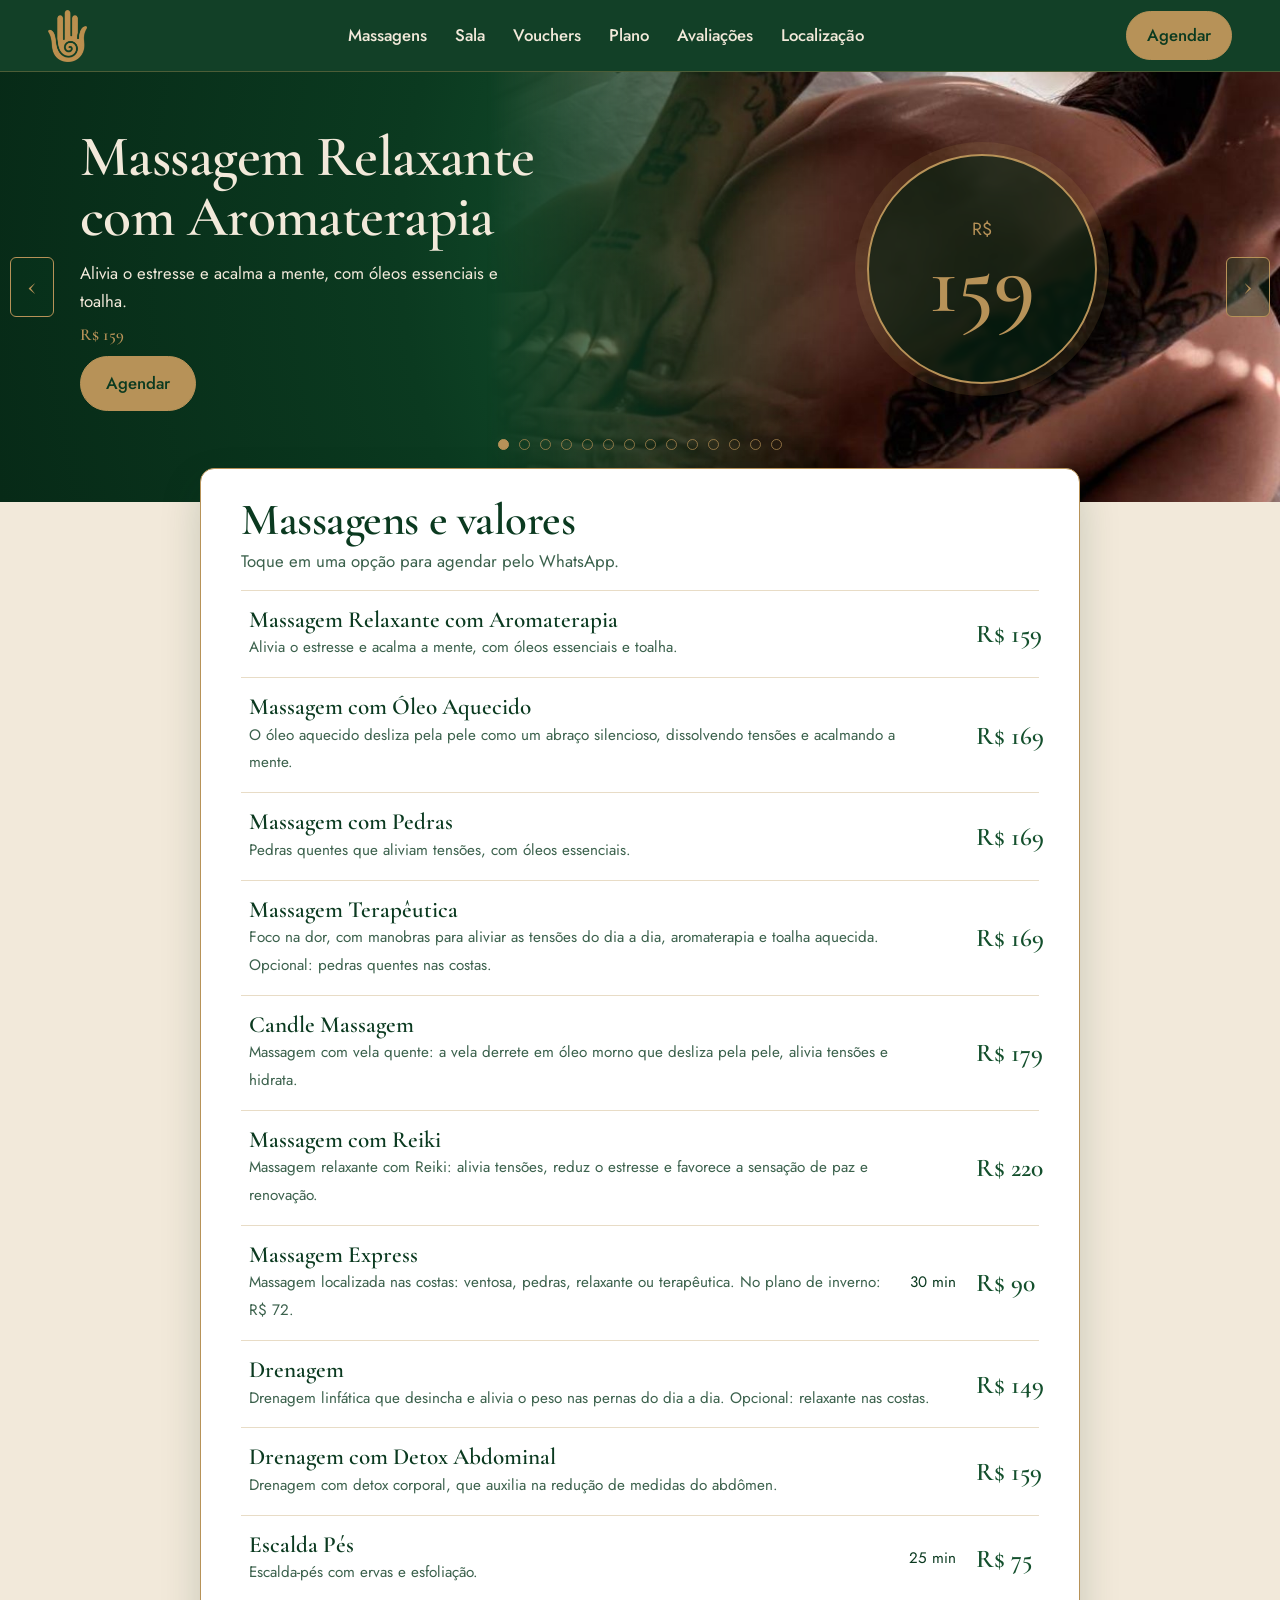
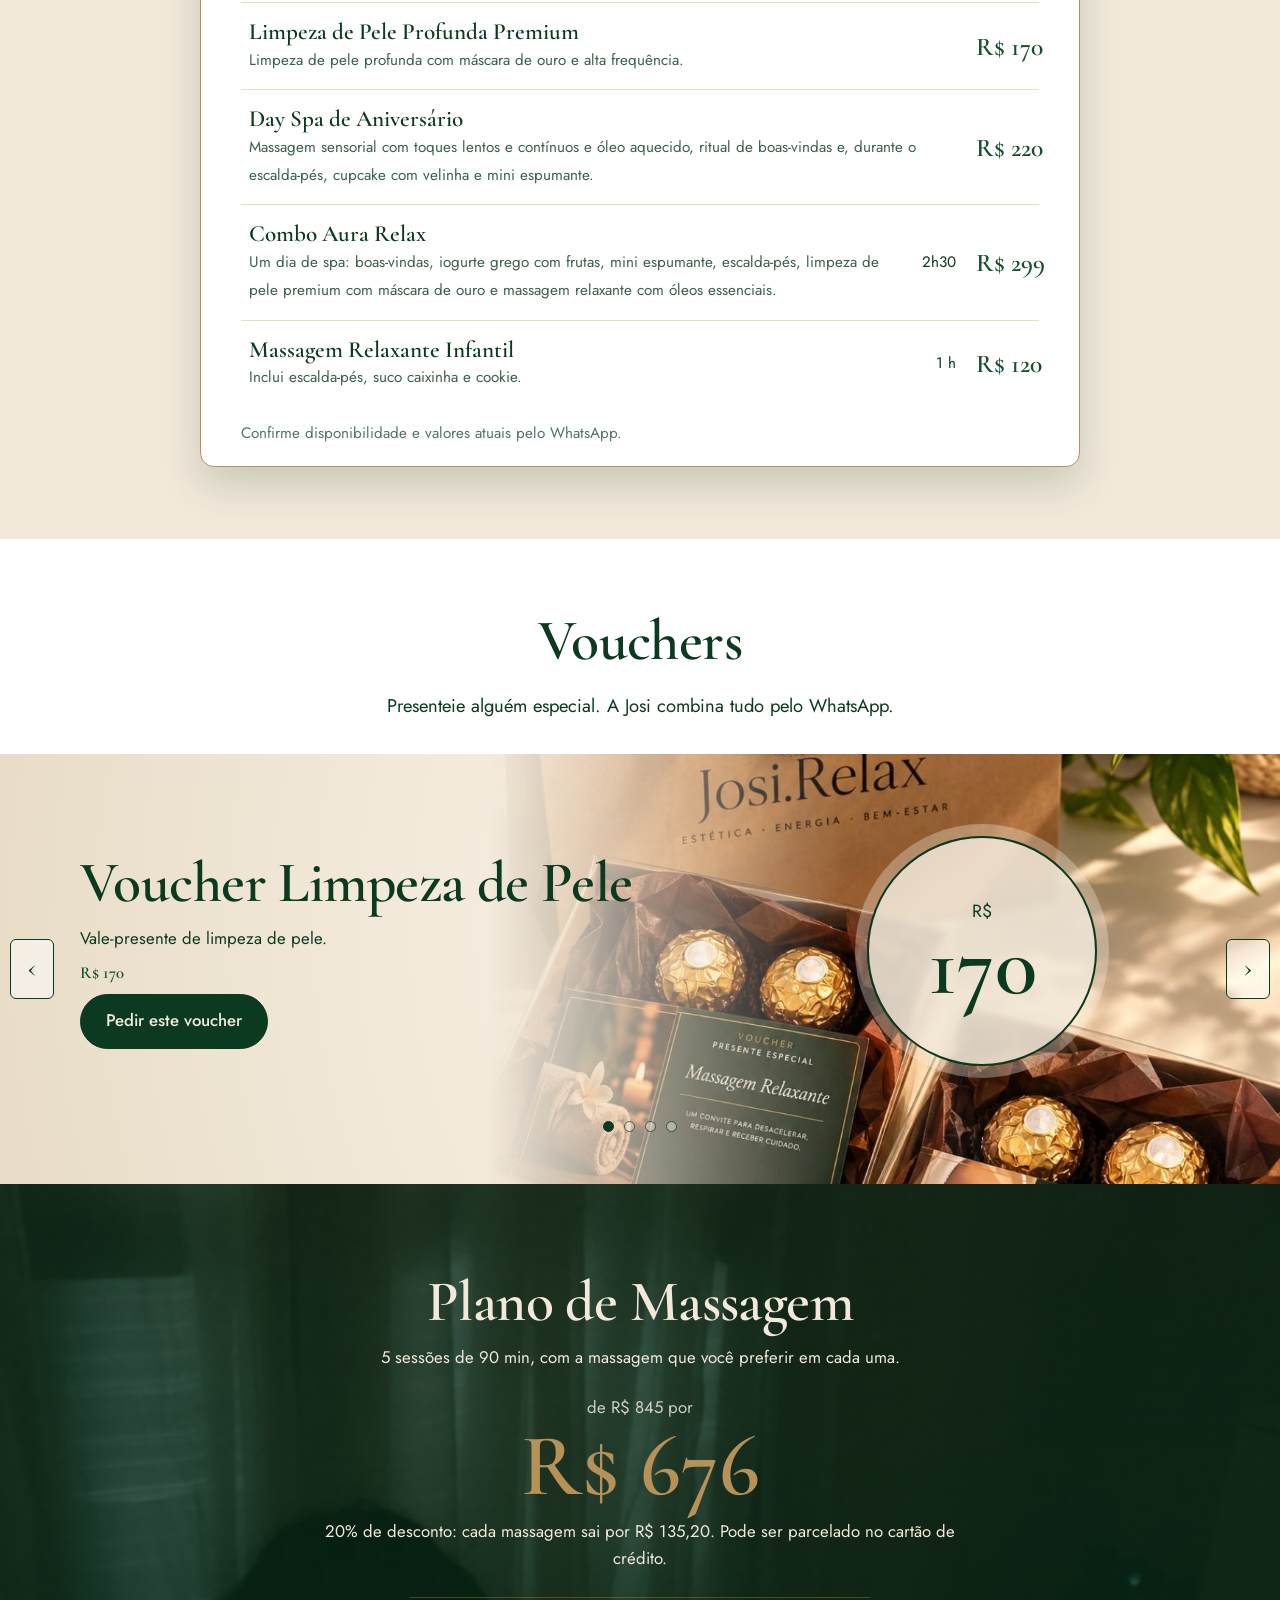
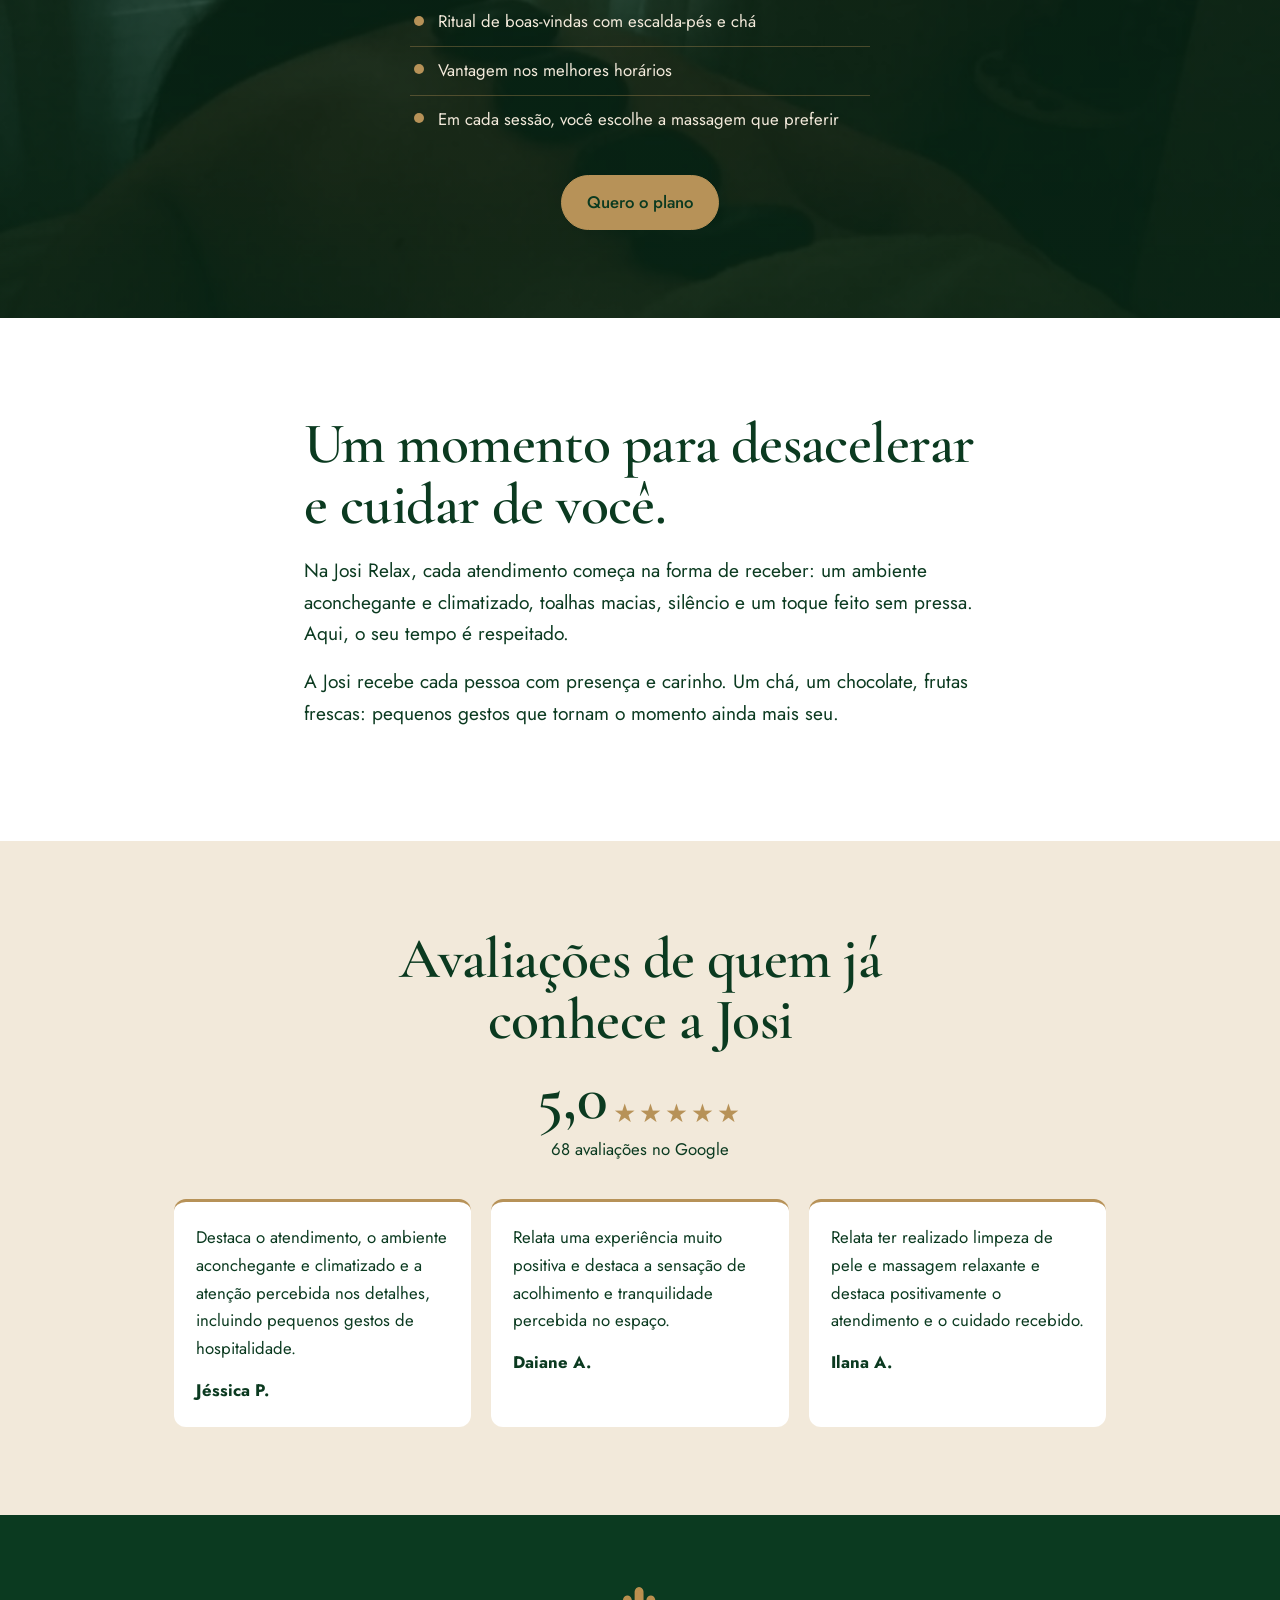
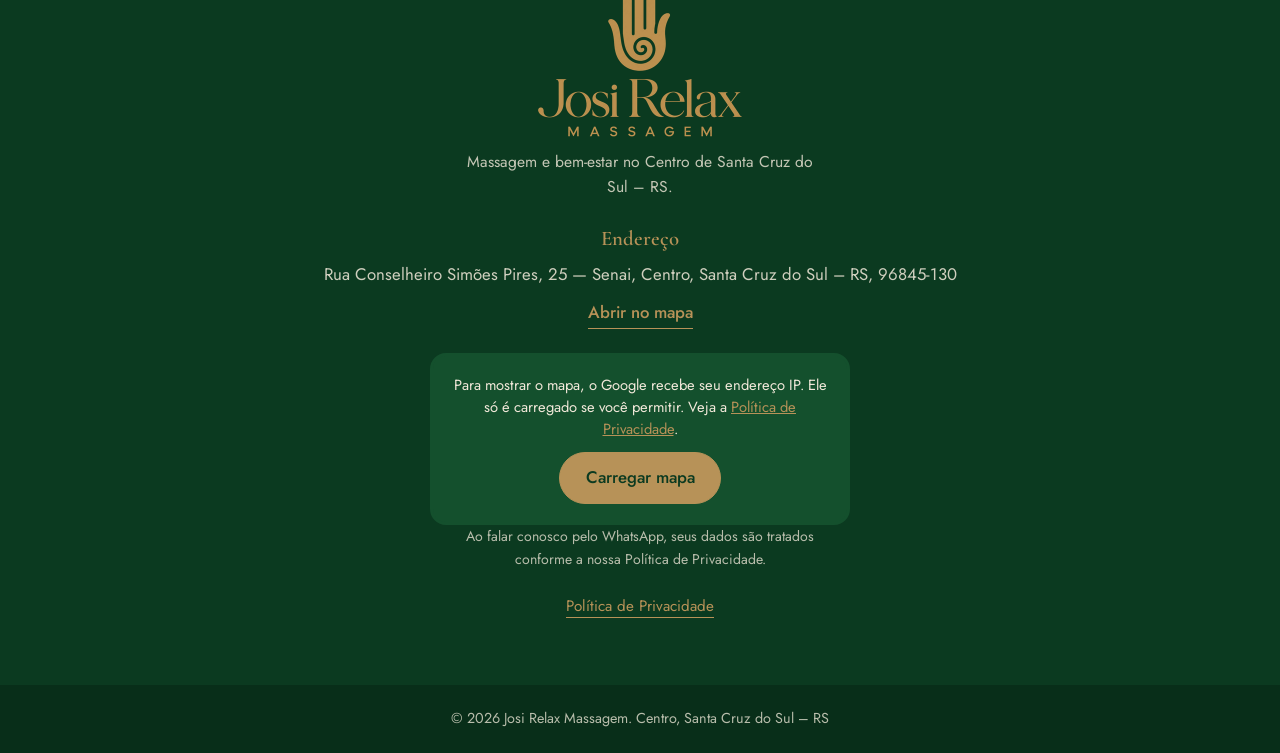
<file: index.html>
<!DOCTYPE html>
<html lang="pt-BR">
<head>
<meta charset="utf-8">
<meta name="viewport" content="width=device-width, initial-scale=1">
<title>Josi Relax Massagem — Massagem e bem-estar em Santa Cruz do Sul</title>
<meta name="description" content="Massagem relaxante, pedras mornas, drenagem linfática e vale-presente no Centro de Santa Cruz do Sul – RS.">
<link rel="icon" href="assets/logo-icone.png">
<link rel="preconnect" href="https://fonts.googleapis.com"><link rel="preconnect" href="https://fonts.gstatic.com" crossorigin>
<link href="https://fonts.googleapis.com/css2?family=Cormorant+Garamond:wght@500;600&family=Jost:wght@400;500&display=swap" rel="stylesheet">
<link rel="stylesheet" href="style.css">
</head>
<body>
<header class="top">
  <a class="brand lockup" href="#inicio" aria-label="Josi Relax Massagem, início"><img src="assets/logo-palma.png" alt="Josi Relax Massagem" width="42" height="56"></a>
  <nav aria-label="Principal"><a href="#servicos">Massagens</a><a href="sala.html">Sala</a><a href="#vouchers">Vouchers</a><a href="#plano">Plano</a><a href="#avaliacoes">Avaliações</a><a href="#local">Localização</a></nav>
  <a class="btn ouro" data-msg="Olá, Josi! Gostaria de agendar um horário." href="https://wa.me/5551998622431">Agendar</a>
  <button class="hamb" id="hambBtn" type="button" aria-label="Abrir menu" aria-expanded="false" aria-controls="mobileNav"><span></span><span></span><span></span></button>
</header>

<div class="mnav-backdrop" id="mnavBackdrop" hidden></div>
<nav class="mnav" id="mobileNav" aria-label="Menu" hidden>
  <div class="mnav-head">
    <a class="brand lockup" href="#inicio" aria-label="Josi Relax Massagem, início"><img src="assets/logo-palma.png" alt="Josi Relax Massagem" width="42" height="56"></a>
    <button class="mnav-close" id="mnavClose" type="button" aria-label="Fechar menu">&times;</button>
  </div>
  <a href="#servicos">Massagens</a>
  <a href="sala.html">Sala</a>
  <a href="#vouchers">Vouchers</a>
  <a href="#avaliacoes">Avaliações</a>
  <a href="#local">Localização</a>
  <a class="btn ouro" data-msg="Olá, Josi! Gostaria de agendar um horário." href="https://wa.me/5551998622431">Agendar pelo WhatsApp</a>
</nav>

<main id="inicio">
<!-- Para usar fotos: adicione style="--img:url(assets/foto.jpg)" em qualquer <article class="slide"> -->
<section class="carousel" id="massagens" data-carousel tabindex="0" aria-roledescription="carrossel" aria-label="Massagens"><div class="track"><article class="slide foto" style="--img:url(assets/massagens/aromaterapia.jpg);--pos:center 40%;--g:radial-gradient(circle at 78% 40%,#1d6b3d,#0b3a20 58%,#072a17)"><div class="ring"><small>R$</small><b>159</b></div><div class="txt"><h2>Massagem Relaxante com Aromaterapia</h2><p>Alivia o estresse e acalma a mente, com óleos essenciais e toalha.</p><p class="preco">R$ 159</p><a class="btn ouro" data-msg="Olá, Josi! Gostaria de agendar: Massagem Relaxante com Aromaterapia." href="https://wa.me/5551998622431">Agendar</a></div></article>
<article class="slide foto" style="--img:url(assets/massagens/oleo.jpg);--pos:center 40%;--g:radial-gradient(circle at 78% 40%,#206f40,#0b3a20 58%,#072a17)"><div class="ring"><small>R$</small><b>169</b></div><div class="txt"><h2>Massagem com Óleo Aquecido</h2><p>O óleo aquecido desliza pela pele como um abraço silencioso, dissolvendo tensões e acalmando a mente.</p><p class="preco">R$ 169</p><a class="btn ouro" data-msg="Olá, Josi! Gostaria de agendar: Massagem com Óleo Aquecido." href="https://wa.me/5551998622431">Agendar</a></div></article>
<article class="slide foto" style="--img:url(assets/massagens/pedras.jpg);--pos:center 40%;--g:radial-gradient(circle at 78% 40%,#1a6238,#0b3a20 58%,#072a17)"><div class="ring"><small>R$</small><b>169</b></div><div class="txt"><h2>Massagem com Pedras</h2><p>Pedras quentes que aliviam tensões, com óleos essenciais.</p><p class="preco">R$ 169</p><a class="btn ouro" data-msg="Olá, Josi! Gostaria de agendar: Massagem com Pedras." href="https://wa.me/5551998622431">Agendar</a></div></article>
<article class="slide foto" style="--img:url(assets/massagens/terapeutica.jpg);--pos:center 40%;--g:radial-gradient(circle at 78% 40%,#2a6a3a,#0b3a20 58%,#072a17)"><div class="ring"><small>R$</small><b>169</b></div><div class="txt"><h2>Massagem Terapêutica</h2><p>Foco na dor, com manobras para aliviar as tensões do dia a dia, aromaterapia e toalha aquecida. Opcional: pedras quentes nas costas.</p><p class="preco">R$ 169</p><a class="btn ouro" data-msg="Olá, Josi! Gostaria de agendar: Massagem Terapêutica." href="https://wa.me/5551998622431">Agendar</a></div></article>
<article class="slide foto" style="--img:url(assets/massagens/candle.jpg);--pos:center 45%;--g:radial-gradient(circle at 78% 40%,#17603a,#0b3a20 58%,#072a17)"><div class="ring"><small>R$</small><b>179</b></div><div class="txt"><h2>Candle Massagem</h2><p>Massagem com vela quente: a vela derrete em óleo morno que desliza pela pele, alivia tensões e hidrata.</p><p class="preco">R$ 179</p><a class="btn ouro" data-msg="Olá, Josi! Gostaria de agendar: Candle Massagem." href="https://wa.me/5551998622431">Agendar</a></div></article>
<article class="slide foto" style="--img:url(assets/massagens/reiki.jpg);--pos:center 50%;--g:radial-gradient(circle at 78% 40%,#236c3c,#0b3a20 58%,#072a17)"><div class="ring"><small>R$</small><b>220</b></div><div class="txt"><h2>Massagem com Reiki</h2><p>Massagem relaxante com Reiki: alivia tensões, reduz o estresse e favorece a sensação de paz e renovação.</p><p class="preco">R$ 220</p><a class="btn ouro" data-msg="Olá, Josi! Gostaria de agendar: Massagem com Reiki." href="https://wa.me/5551998622431">Agendar</a></div></article>
<article class="slide foto" style="--img:url(assets/massagens/express.jpg);--pos:center 40%;--g:radial-gradient(circle at 78% 40%,#1d6b3d,#0b3a20 58%,#072a17)"><div class="ring"><small>R$</small><b>90</b></div><div class="txt"><h2>Massagem Express</h2><p>Massagem localizada nas costas: ventosa, pedras, relaxante ou terapêutica. No plano de inverno: R$ 72.</p><p class="preco">R$ 90<span>30 min</span></p><a class="btn ouro" data-msg="Olá, Josi! Gostaria de agendar: Massagem Express." href="https://wa.me/5551998622431">Agendar</a></div></article>
<article class="slide foto" style="--img:url(assets/massagens/drenagem.jpg);--pos:center 55%;--g:radial-gradient(circle at 78% 40%,#206f40,#0b3a20 58%,#072a17)"><div class="ring"><small>R$</small><b>149</b></div><div class="txt"><h2>Drenagem</h2><p>Drenagem linfática que desincha e alivia o peso nas pernas do dia a dia. Opcional: relaxante nas costas.</p><p class="preco">R$ 149</p><a class="btn ouro" data-msg="Olá, Josi! Gostaria de agendar: Drenagem." href="https://wa.me/5551998622431">Agendar</a></div></article>
<article class="slide foto" style="--img:url(assets/massagens/drenagem-detox.jpg);--pos:center 40%;--g:radial-gradient(circle at 78% 40%,#1a6238,#0b3a20 58%,#072a17)"><div class="ring"><small>R$</small><b>159</b></div><div class="txt"><h2>Drenagem com Detox Abdominal</h2><p>Drenagem com detox corporal, que auxilia na redução de medidas do abdômen.</p><p class="preco">R$ 159</p><a class="btn ouro" data-msg="Olá, Josi! Gostaria de agendar: Drenagem com Detox Abdominal." href="https://wa.me/5551998622431">Agendar</a></div></article>
<article class="slide foto" style="--img:url(assets/massagens/escalda-pes.jpg);--pos:center 30%;--g:radial-gradient(circle at 78% 40%,#2a6a3a,#0b3a20 58%,#072a17)"><div class="ring"><small>R$</small><b>75</b></div><div class="txt"><h2>Escalda Pés</h2><p>Escalda-pés com ervas e esfoliação.</p><p class="preco">R$ 75<span>25 min</span></p><a class="btn ouro" data-msg="Olá, Josi! Gostaria de agendar: Escalda Pés." href="https://wa.me/5551998622431">Agendar</a></div></article>
<article class="slide foto" style="--img:url(assets/massagens/limpeza-pele.jpg);--pos:center 55%;--g:radial-gradient(circle at 78% 40%,#17603a,#0b3a20 58%,#072a17)"><div class="ring"><small>R$</small><b>170</b></div><div class="txt"><h2>Limpeza de Pele Profunda Premium</h2><p>Limpeza de pele profunda com máscara de ouro e alta frequência.</p><p class="preco">R$ 170</p><a class="btn ouro" data-msg="Olá, Josi! Gostaria de agendar: Limpeza de Pele Profunda Premium." href="https://wa.me/5551998622431">Agendar</a></div></article>
<article class="slide foto" style="--img:url(assets/massagens/day-spa.jpg);--pos:center 25%;--g:radial-gradient(circle at 78% 40%,#236c3c,#0b3a20 58%,#072a17)"><div class="ring"><small>R$</small><b>220</b></div><div class="txt"><h2>Day Spa de Aniversário</h2><p>Massagem sensorial com toques lentos e contínuos e óleo aquecido, ritual de boas-vindas e, durante o escalda-pés, cupcake com velinha e mini espumante.</p><p class="preco">R$ 220</p><a class="btn ouro" data-msg="Olá, Josi! Gostaria de agendar: Day Spa de Aniversário." href="https://wa.me/5551998622431">Agendar</a></div></article>
<article class="slide foto" style="--img:url(assets/massagens/aura-relax.jpg);--pos:center 35%;--g:radial-gradient(circle at 78% 40%,#1d6b3d,#0b3a20 58%,#072a17)"><div class="ring"><small>R$</small><b>299</b></div><div class="txt"><h2>Combo Aura Relax</h2><p>Um dia de spa: boas-vindas, iogurte grego com frutas, mini espumante, escalda-pés, limpeza de pele premium com máscara de ouro e massagem relaxante com óleos essenciais.</p><p class="preco">R$ 299<span>2h30</span></p><a class="btn ouro" data-msg="Olá, Josi! Gostaria de agendar: Combo Aura Relax." href="https://wa.me/5551998622431">Agendar</a></div></article>
<article class="slide foto" style="--img:url(assets/massagens/infantil.jpg);--pos:center 45%;--g:radial-gradient(circle at 78% 40%,#206f40,#0b3a20 58%,#072a17)"><div class="ring"><small>R$</small><b>120</b></div><div class="txt"><h2>Massagem Relaxante Infantil</h2><p>Inclui escalda-pés, suco caixinha e cookie.</p><p class="preco">R$ 120<span>1 h</span></p><a class="btn ouro" data-msg="Olá, Josi! Gostaria de agendar: Massagem Relaxante Infantil." href="https://wa.me/5551998622431">Agendar</a></div></article>
</div><div class="ctrl"><button class="prev" aria-label="Slide anterior">&#8249;</button><div class="dots"></div><button class="next" aria-label="Próximo slide">&#8250;</button></div></section>

<section class="servicos" id="servicos"><div class="card"><h2>Massagens e valores</h2><p>Toque em uma opção para agendar pelo WhatsApp.</p>
<a class="lin" data-msg="Olá, Josi! Gostaria de agendar: Massagem Relaxante com Aromaterapia." href="https://wa.me/5551998622431"><span class="n"><strong>Massagem Relaxante com Aromaterapia</strong><span>Alivia o estresse e acalma a mente, com óleos essenciais e toalha.</span></span><span class="d"></span><span class="v">R$ 159</span></a>
<a class="lin" data-msg="Olá, Josi! Gostaria de agendar: Massagem com Óleo Aquecido." href="https://wa.me/5551998622431"><span class="n"><strong>Massagem com Óleo Aquecido</strong><span>O óleo aquecido desliza pela pele como um abraço silencioso, dissolvendo tensões e acalmando a mente.</span></span><span class="d"></span><span class="v">R$ 169</span></a>
<a class="lin" data-msg="Olá, Josi! Gostaria de agendar: Massagem com Pedras." href="https://wa.me/5551998622431"><span class="n"><strong>Massagem com Pedras</strong><span>Pedras quentes que aliviam tensões, com óleos essenciais.</span></span><span class="d"></span><span class="v">R$ 169</span></a>
<a class="lin" data-msg="Olá, Josi! Gostaria de agendar: Massagem Terapêutica." href="https://wa.me/5551998622431"><span class="n"><strong>Massagem Terapêutica</strong><span>Foco na dor, com manobras para aliviar as tensões do dia a dia, aromaterapia e toalha aquecida. Opcional: pedras quentes nas costas.</span></span><span class="d"></span><span class="v">R$ 169</span></a>
<a class="lin" data-msg="Olá, Josi! Gostaria de agendar: Candle Massagem." href="https://wa.me/5551998622431"><span class="n"><strong>Candle Massagem</strong><span>Massagem com vela quente: a vela derrete em óleo morno que desliza pela pele, alivia tensões e hidrata.</span></span><span class="d"></span><span class="v">R$ 179</span></a>
<a class="lin" data-msg="Olá, Josi! Gostaria de agendar: Massagem com Reiki." href="https://wa.me/5551998622431"><span class="n"><strong>Massagem com Reiki</strong><span>Massagem relaxante com Reiki: alivia tensões, reduz o estresse e favorece a sensação de paz e renovação.</span></span><span class="d"></span><span class="v">R$ 220</span></a>
<a class="lin" data-msg="Olá, Josi! Gostaria de agendar: Massagem Express." href="https://wa.me/5551998622431"><span class="n"><strong>Massagem Express</strong><span>Massagem localizada nas costas: ventosa, pedras, relaxante ou terapêutica. No plano de inverno: R$ 72.</span></span><span class="d">30 min</span><span class="v">R$ 90</span></a>
<a class="lin" data-msg="Olá, Josi! Gostaria de agendar: Drenagem." href="https://wa.me/5551998622431"><span class="n"><strong>Drenagem</strong><span>Drenagem linfática que desincha e alivia o peso nas pernas do dia a dia. Opcional: relaxante nas costas.</span></span><span class="d"></span><span class="v">R$ 149</span></a>
<a class="lin" data-msg="Olá, Josi! Gostaria de agendar: Drenagem com Detox Abdominal." href="https://wa.me/5551998622431"><span class="n"><strong>Drenagem com Detox Abdominal</strong><span>Drenagem com detox corporal, que auxilia na redução de medidas do abdômen.</span></span><span class="d"></span><span class="v">R$ 159</span></a>
<a class="lin" data-msg="Olá, Josi! Gostaria de agendar: Escalda Pés." href="https://wa.me/5551998622431"><span class="n"><strong>Escalda Pés</strong><span>Escalda-pés com ervas e esfoliação.</span></span><span class="d">25 min</span><span class="v">R$ 75</span></a>
<a class="lin" data-msg="Olá, Josi! Gostaria de agendar: Limpeza de Pele Profunda Premium." href="https://wa.me/5551998622431"><span class="n"><strong>Limpeza de Pele Profunda Premium</strong><span>Limpeza de pele profunda com máscara de ouro e alta frequência.</span></span><span class="d"></span><span class="v">R$ 170</span></a>
<a class="lin" data-msg="Olá, Josi! Gostaria de agendar: Day Spa de Aniversário." href="https://wa.me/5551998622431"><span class="n"><strong>Day Spa de Aniversário</strong><span>Massagem sensorial com toques lentos e contínuos e óleo aquecido, ritual de boas-vindas e, durante o escalda-pés, cupcake com velinha e mini espumante.</span></span><span class="d"></span><span class="v">R$ 220</span></a>
<a class="lin" data-msg="Olá, Josi! Gostaria de agendar: Combo Aura Relax." href="https://wa.me/5551998622431"><span class="n"><strong>Combo Aura Relax</strong><span>Um dia de spa: boas-vindas, iogurte grego com frutas, mini espumante, escalda-pés, limpeza de pele premium com máscara de ouro e massagem relaxante com óleos essenciais.</span></span><span class="d">2h30</span><span class="v">R$ 299</span></a>
<a class="lin" data-msg="Olá, Josi! Gostaria de agendar: Massagem Relaxante Infantil." href="https://wa.me/5551998622431"><span class="n"><strong>Massagem Relaxante Infantil</strong><span>Inclui escalda-pés, suco caixinha e cookie.</span></span><span class="d">1 h</span><span class="v">R$ 120</span></a>
<p class="aviso">Confirme disponibilidade e valores atuais pelo WhatsApp.</p></div></section>

<section class="band" id="vouchers"><div class="wrap"><h2>Vouchers</h2><p>Presenteie alguém especial. A Josi combina tudo pelo WhatsApp.</p></div></section>
<section class="carousel claro" data-carousel tabindex="0" aria-roledescription="carrossel" aria-label="Vouchers"><div class="track"><article class="slide foto" style="--img:url(assets/vouchers/voucher-limpeza.jpg);--pos:center 50%;--g:radial-gradient(circle at 78% 40%,#fbf6ec,#f2e9da 60%,#e8dcc6)"><div class="ring"><small>R$</small><b>170</b></div><div class="txt"><h2>Voucher Limpeza de Pele</h2><p>Vale-presente de limpeza de pele.</p><p class="preco">R$ 170</p><a class="btn" data-msg="Olá, Josi! Gostaria de um voucher: Voucher Limpeza de Pele." href="https://wa.me/5551998622431">Pedir este voucher</a></div></article>
<article class="slide foto" style="--img:url(assets/vouchers/voucher-caixa.jpg);--pos:center 50%;--g:radial-gradient(circle at 78% 40%,#fbf6ec,#f2e9da 60%,#e8dcc6)"><div class="ring"><small>R$</small><b>180</b></div><div class="txt"><h2>Voucher Massagem</h2><p>Vale-presente de massagem.</p><p class="preco">R$ 180</p><a class="btn" data-msg="Olá, Josi! Gostaria de um voucher: Voucher Massagem." href="https://wa.me/5551998622431">Pedir este voucher</a></div></article>
<article class="slide foto" style="--img:url(assets/vouchers/voucher-spa-day.jpg);--pos:center 60%;--g:radial-gradient(circle at 78% 40%,#fbf6ec,#f2e9da 60%,#e8dcc6)"><div class="ring"><small>R$</small><b>299</b></div><div class="txt"><h2>Voucher Spa Day</h2><p>Limpeza de pele e massagem em um só presente.</p><p class="preco">R$ 299</p><a class="btn" data-msg="Olá, Josi! Gostaria de um voucher: Voucher Spa Day." href="https://wa.me/5551998622431">Pedir este voucher</a></div></article>
<article class="slide foto" style="--img:url(assets/vouchers/presente-perfeito.jpg);--pos:center 45%;--g:radial-gradient(circle at 78% 40%,#fbf6ec,#f2e9da 60%,#e8dcc6)"><div class="ring"><small>R$</small><b>180</b></div><div class="txt"><h2>O Presente Perfeito</h2><p>Voucher de massagem com ritual de boas-vindas, menu degustação, escalda-pés e massagem com aromaterapia dos pés à cabeça. Sacolinha inclusa.</p><p class="preco">R$ 180<span>80 min</span></p><a class="btn" data-msg="Olá, Josi! Gostaria de um voucher: O Presente Perfeito." href="https://wa.me/5551998622431">Pedir este voucher</a></div></article>
</div><div class="ctrl"><button class="prev" aria-label="Slide anterior">&#8249;</button><div class="dots"></div><button class="next" aria-label="Próximo slide">&#8250;</button></div></section>

<section class="plano" id="plano"><div class="wrap"><h2>Plano de Massagem</h2><p>5 sessões de 90 min, com a massagem que você preferir em cada uma.</p>
<p class="de">de R$ 845 por</p><p class="por">R$ 676</p><p class="eco">20% de desconto: cada massagem sai por R$ 135,20. Pode ser parcelado no cartão de crédito.</p>
<ul><li>Ritual de boas-vindas com escalda-pés e chá</li><li>Vantagem nos melhores horários</li><li>Em cada sessão, você escolhe a massagem que preferir</li></ul>
<a class="btn ouro" data-msg="Olá, Josi! Gostaria de saber mais sobre o Plano de Massagem (5 sessões de 90 min)." href="https://wa.me/5551998622431">Quero o plano</a></div></section>

<section class="sobre" id="sobre"><div class="wrap"><h2>Um momento para desacelerar e cuidar de você.</h2>
<p>Na Josi Relax, cada atendimento começa na forma de receber: um ambiente aconchegante e climatizado, toalhas macias, silêncio e um toque feito sem pressa. Aqui, o seu tempo é respeitado.</p>
<p>A Josi recebe cada pessoa com presença e carinho. Um chá, um chocolate, frutas frescas: pequenos gestos que tornam o momento ainda mais seu.</p></div></section>

<section class="aval" id="avaliacoes"><div class="wrap"><h2>Avaliações de quem já conhece a Josi</h2><p class="nota"><b>5,0</b> <span class="est" aria-hidden="true">★★★★★</span></p><p>68 avaliações no Google</p></div><div class="cards"><blockquote><p>Destaca o atendimento, o ambiente aconchegante e climatizado e a atenção percebida nos detalhes, incluindo pequenos gestos de hospitalidade.</p><strong>Jéssica P.</strong></blockquote><blockquote><p>Relata uma experiência muito positiva e destaca a sensação de acolhimento e tranquilidade percebida no espaço.</p><strong>Daiane A.</strong></blockquote><blockquote><p>Relata ter realizado limpeza de pele e massagem relaxante e destaca positivamente o atendimento e o cuidado recebido.</p><strong>Ilana A.</strong></blockquote></div></section>

</main>
<footer class="local" id="local">
  <div class="wrap floot">
    <a class="brand" href="#inicio" aria-label="Josi Relax Massagem, início"><img src="assets/logo-rodape.png" alt="Josi Relax Massagem" width="204" height="150"></a>
    <p class="f-tag">Massagem e bem-estar no Centro de Santa Cruz do Sul – RS.</p>
    <h3>Endereço</h3>
    <address>Rua Conselheiro Simões Pires, 25 — Senai, Centro, Santa Cruz do Sul – RS, 96845-130</address>
    <a class="f-maplink" href="https://www.google.com/maps/search/?api=1&query=Conselheiro+Sim%C3%B5es+Pires+25+Senai+Centro+Santa+Cruz+do+Sul+RS" target="_blank" rel="noopener">Abrir no mapa</a>
    <div class="f-map consent" data-map="https://www.google.com/maps?q=Conselheiro+Sim%C3%B5es+Pires+25+Senai+Centro+Santa+Cruz+do+Sul+RS&output=embed"><p>Para mostrar o mapa, o Google recebe seu endereço IP. Ele só é carregado se você permitir. Veja a <a href="politica-de-privacidade.html" style="color:var(--ouro)">Política de Privacidade</a>.</p><button type="button" class="btn ouro">Carregar mapa</button></div>
    <p class="f-lgpd">Ao falar conosco pelo WhatsApp, seus dados são tratados conforme a nossa Política de Privacidade.</p>
    <p class="f-legal"><a href="politica-de-privacidade.html">Política de Privacidade</a></p>
  </div>
  <p class="f-copy">© 2026 Josi Relax Massagem. Centro, Santa Cruz do Sul – RS</p>
</footer>
<script src="script.js"></script>
</body>
</html>
</file>
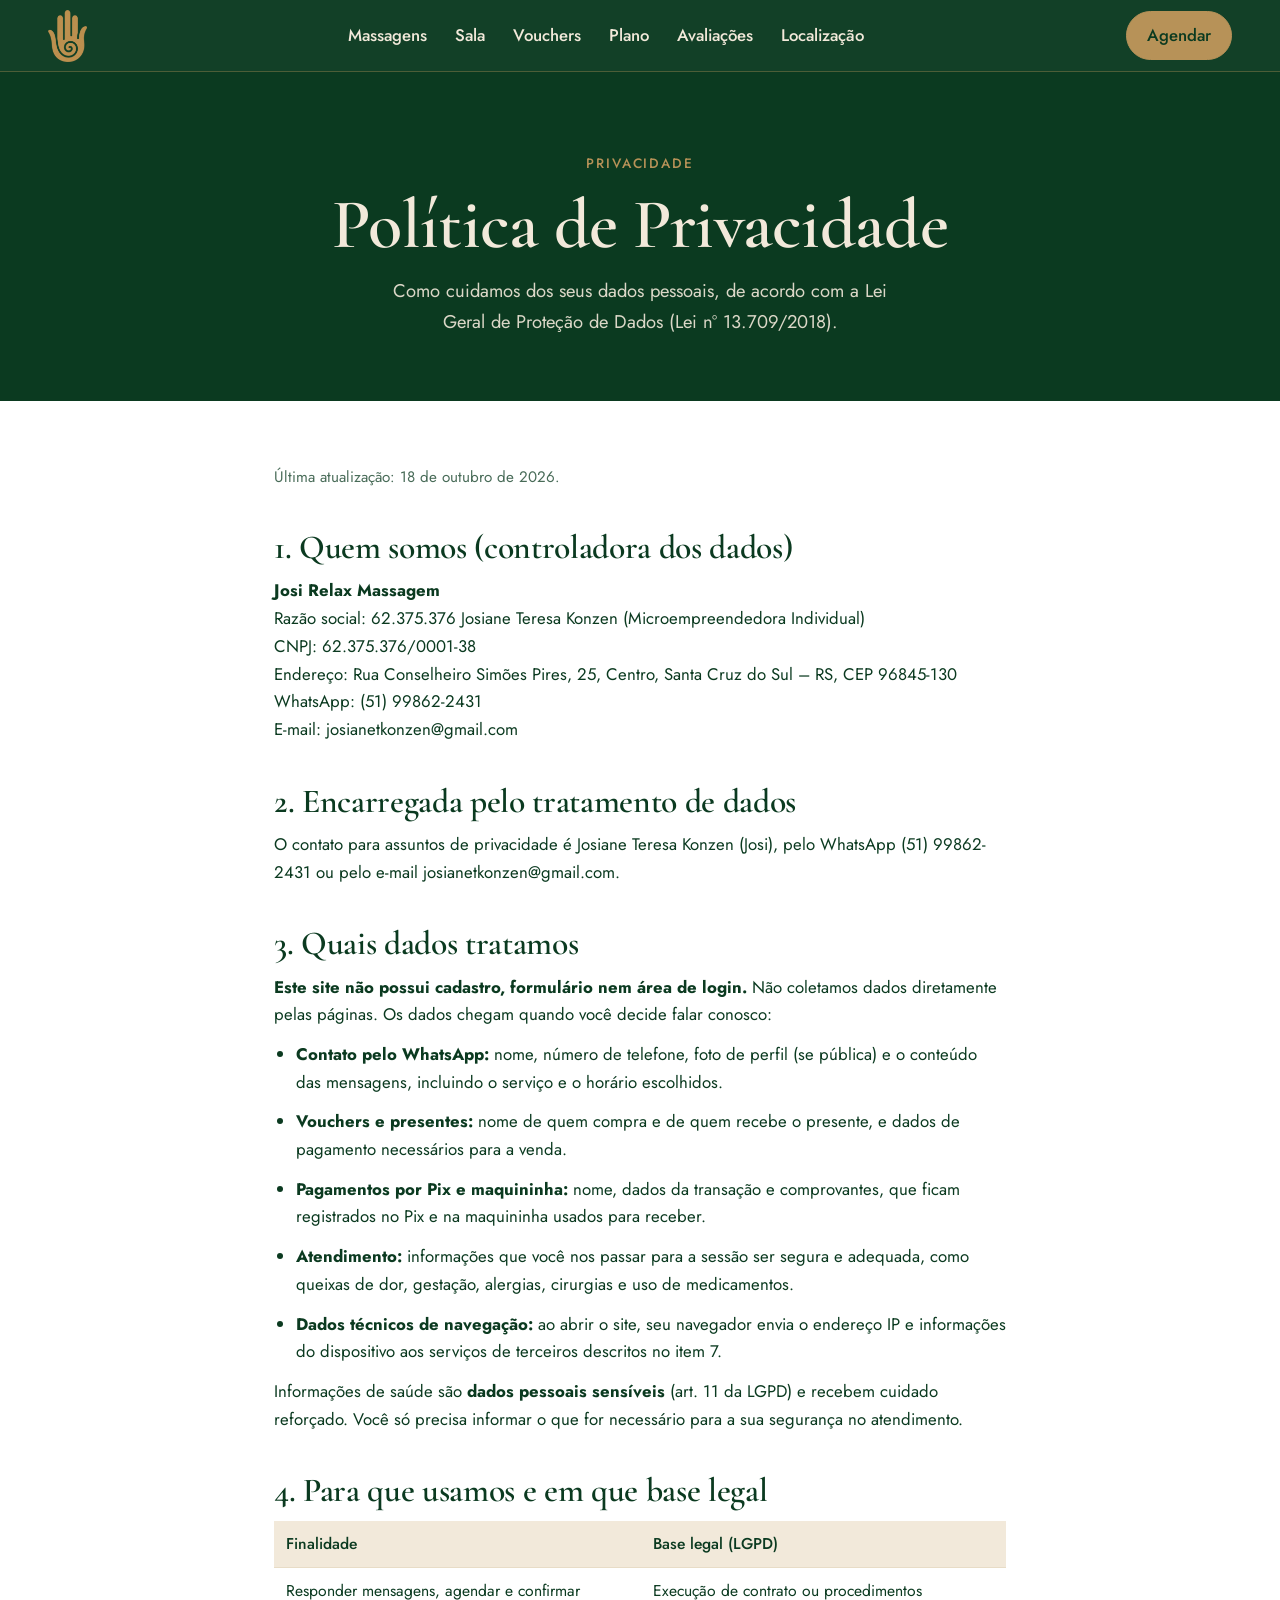
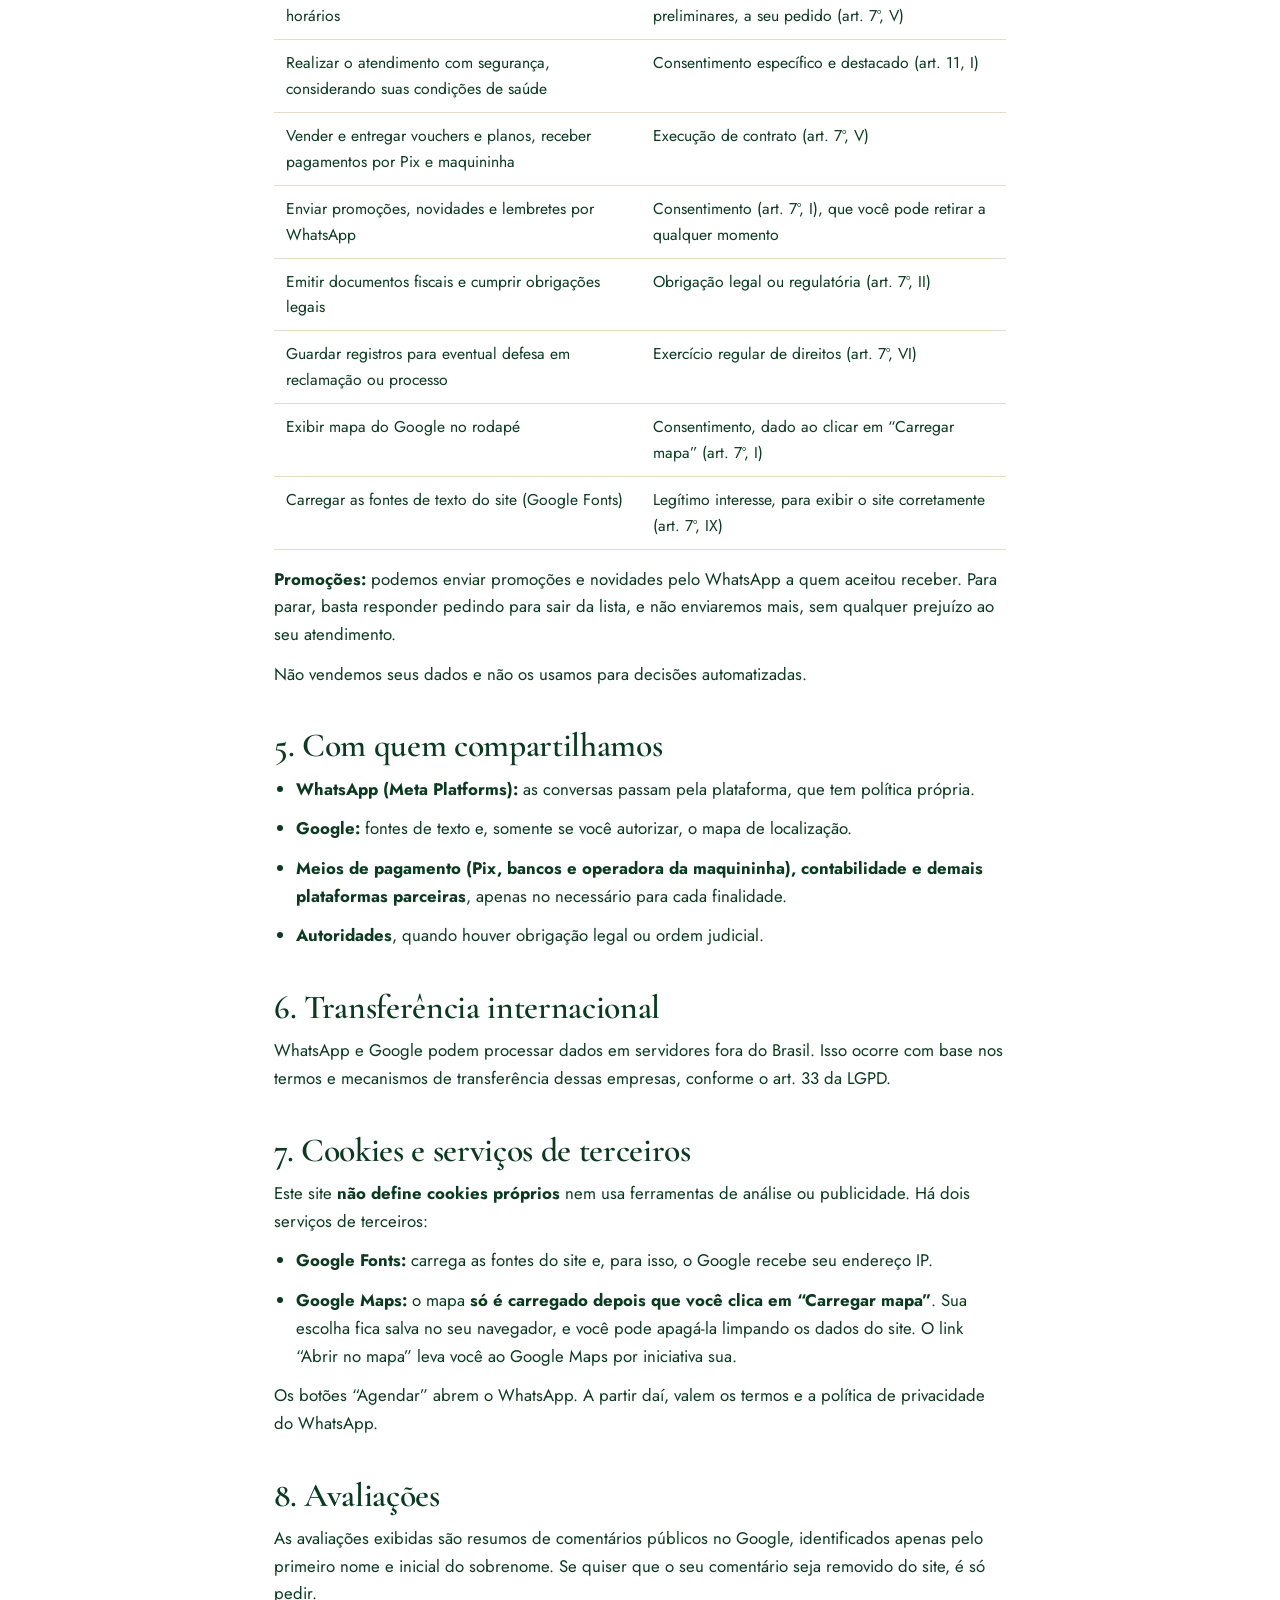
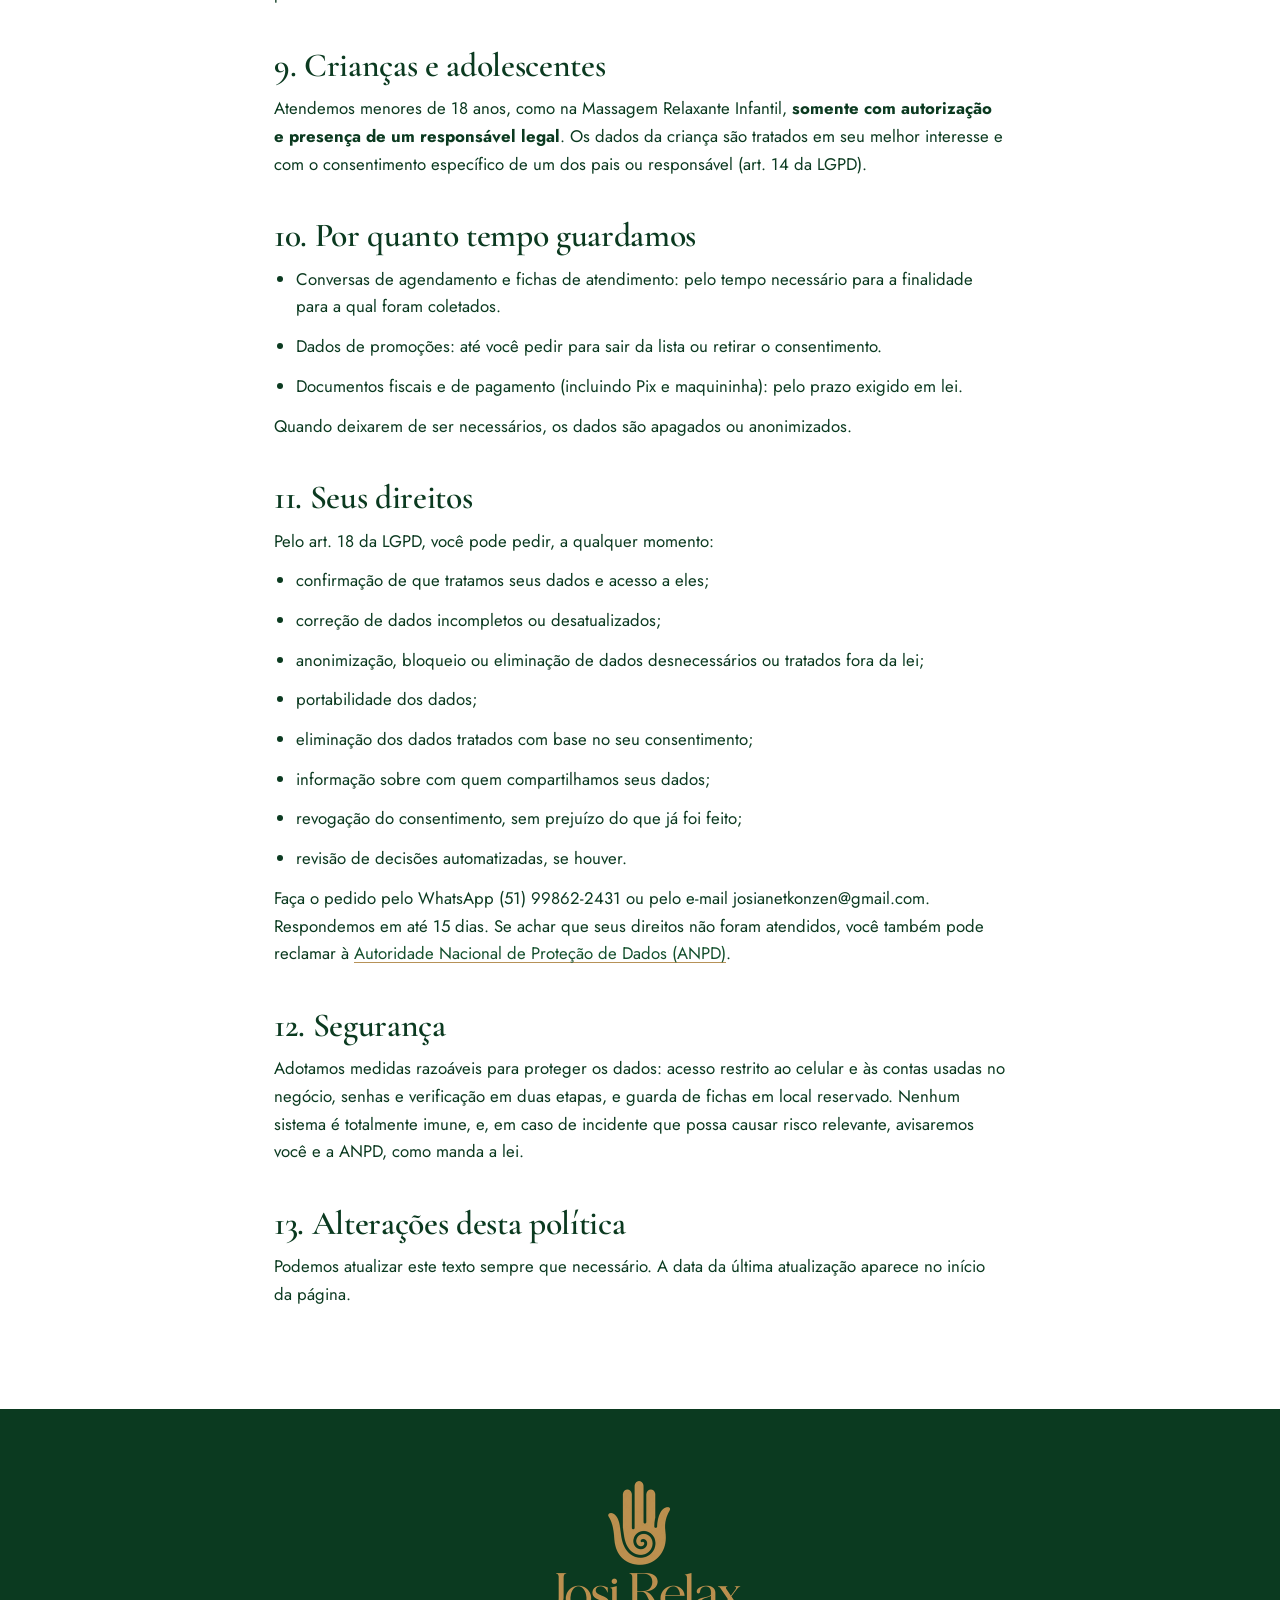
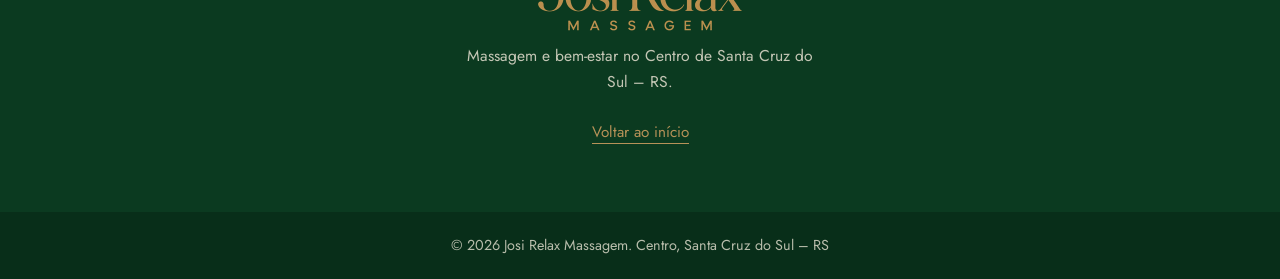
<file: politica-de-privacidade.html>
<!DOCTYPE html>
<html lang="pt-BR">
<head>
<meta charset="utf-8">
<meta name="viewport" content="width=device-width, initial-scale=1">
<title>Política de Privacidade — Josi Relax Massagem</title>
<meta name="description" content="Como a Josi Relax Massagem trata dados pessoais, em conformidade com a LGPD (Lei nº 13.709/2018).">
<link rel="icon" href="assets/logo-icone.png">
<link rel="preconnect" href="https://fonts.googleapis.com"><link rel="preconnect" href="https://fonts.gstatic.com" crossorigin>
<link href="https://fonts.googleapis.com/css2?family=Cormorant+Garamond:wght@500;600&family=Jost:wght@400;500&display=swap" rel="stylesheet">
<link rel="stylesheet" href="style.css">
</head>
<body>
<header class="top">
  <a class="brand lockup" href="index.html" aria-label="Josi Relax Massagem, início"><img src="assets/logo-palma.png" alt="Josi Relax Massagem" width="42" height="56"></a>
  <nav aria-label="Principal"><a href="index.html#servicos">Massagens</a><a href="sala.html">Sala</a><a href="index.html#vouchers">Vouchers</a><a href="index.html#plano">Plano</a><a href="index.html#avaliacoes">Avaliações</a><a href="index.html#local">Localização</a></nav>
  <a class="btn ouro" data-msg="Olá, Josi! Gostaria de agendar um horário." href="https://wa.me/5551998622431">Agendar</a>
  <button class="hamb" id="hambBtn" type="button" aria-label="Abrir menu" aria-expanded="false" aria-controls="mobileNav"><span></span><span></span><span></span></button>
</header>

<div class="mnav-backdrop" id="mnavBackdrop" hidden></div>
<nav class="mnav" id="mobileNav" aria-label="Menu" hidden>
  <div class="mnav-head">
    <a class="brand lockup" href="index.html" aria-label="Josi Relax Massagem, início"><img src="assets/logo-palma.png" alt="Josi Relax Massagem" width="42" height="56"></a>
    <button class="mnav-close" id="mnavClose" type="button" aria-label="Fechar menu">&times;</button>
  </div>
  <a href="index.html#servicos">Massagens</a>
  <a href="sala.html">Sala</a>
  <a href="index.html#vouchers">Vouchers</a>
  <a href="index.html#avaliacoes">Avaliações</a>
  <a href="index.html#local">Localização</a>
  <a class="btn ouro" data-msg="Olá, Josi! Gostaria de agendar um horário." href="https://wa.me/5551998622431">Agendar pelo WhatsApp</a>
</nav>

<main>
<section class="page-hero"><div class="wrap"><p class="kicker">Privacidade</p><h1>Política de Privacidade</h1><p>Como cuidamos dos seus dados pessoais, de acordo com a Lei Geral de Proteção de Dados (Lei nº 13.709/2018).</p></div></section>

<section class="legal"><div class="wrap">
<p class="upd">Última atualização: 18 de outubro de 2026.</p>

<h2>1. Quem somos (controladora dos dados)</h2>
<p><strong>Josi Relax Massagem</strong><br>
Razão social: 62.375.376 Josiane Teresa Konzen (Microempreendedora Individual)<br>
CNPJ: 62.375.376/0001-38<br>
Endereço: Rua Conselheiro Simões Pires, 25, Centro, Santa Cruz do Sul – RS, CEP 96845-130<br>
WhatsApp: (51) 99862-2431<br>
E-mail: josianetkonzen@gmail.com</p>

<h2>2. Encarregada pelo tratamento de dados</h2>
<p>O contato para assuntos de privacidade é Josiane Teresa Konzen (Josi), pelo WhatsApp (51) 99862-2431 ou pelo e-mail josianetkonzen@gmail.com.</p>

<h2>3. Quais dados tratamos</h2>
<p><strong>Este site não possui cadastro, formulário nem área de login.</strong> Não coletamos dados diretamente pelas páginas. Os dados chegam quando você decide falar conosco:</p>
<ul>
<li><strong>Contato pelo WhatsApp:</strong> nome, número de telefone, foto de perfil (se pública) e o conteúdo das mensagens, incluindo o serviço e o horário escolhidos.</li>
<li><strong>Vouchers e presentes:</strong> nome de quem compra e de quem recebe o presente, e dados de pagamento necessários para a venda.</li>
<li><strong>Pagamentos por Pix e maquininha:</strong> nome, dados da transação e comprovantes, que ficam registrados no Pix e na maquininha usados para receber.</li>
<li><strong>Atendimento:</strong> informações que você nos passar para a sessão ser segura e adequada, como queixas de dor, gestação, alergias, cirurgias e uso de medicamentos.</li>
<li><strong>Dados técnicos de navegação:</strong> ao abrir o site, seu navegador envia o endereço IP e informações do dispositivo aos serviços de terceiros descritos no item 7.</li>
</ul>
<p>Informações de saúde são <strong>dados pessoais sensíveis</strong> (art. 11 da LGPD) e recebem cuidado reforçado. Você só precisa informar o que for necessário para a sua segurança no atendimento.</p>

<h2>4. Para que usamos e em que base legal</h2>
<table>
<thead><tr><th>Finalidade</th><th>Base legal (LGPD)</th></tr></thead>
<tbody>
<tr><td>Responder mensagens, agendar e confirmar horários</td><td>Execução de contrato ou procedimentos preliminares, a seu pedido (art. 7º, V)</td></tr>
<tr><td>Realizar o atendimento com segurança, considerando suas condições de saúde</td><td>Consentimento específico e destacado (art. 11, I)</td></tr>
<tr><td>Vender e entregar vouchers e planos, receber pagamentos por Pix e maquininha</td><td>Execução de contrato (art. 7º, V)</td></tr>
<tr><td>Enviar promoções, novidades e lembretes por WhatsApp</td><td>Consentimento (art. 7º, I), que você pode retirar a qualquer momento</td></tr>
<tr><td>Emitir documentos fiscais e cumprir obrigações legais</td><td>Obrigação legal ou regulatória (art. 7º, II)</td></tr>
<tr><td>Guardar registros para eventual defesa em reclamação ou processo</td><td>Exercício regular de direitos (art. 7º, VI)</td></tr>
<tr><td>Exibir mapa do Google no rodapé</td><td>Consentimento, dado ao clicar em “Carregar mapa” (art. 7º, I)</td></tr>
<tr><td>Carregar as fontes de texto do site (Google Fonts)</td><td>Legítimo interesse, para exibir o site corretamente (art. 7º, IX)</td></tr>
</tbody></table>
<p><strong>Promoções:</strong> podemos enviar promoções e novidades pelo WhatsApp a quem aceitou receber. Para parar, basta responder pedindo para sair da lista, e não enviaremos mais, sem qualquer prejuízo ao seu atendimento.</p>
<p>Não vendemos seus dados e não os usamos para decisões automatizadas.</p>

<h2>5. Com quem compartilhamos</h2>
<ul>
<li><strong>WhatsApp (Meta Platforms):</strong> as conversas passam pela plataforma, que tem política própria.</li>
<li><strong>Google:</strong> fontes de texto e, somente se você autorizar, o mapa de localização.</li>
<li><strong>Meios de pagamento (Pix, bancos e operadora da maquininha), contabilidade e demais plataformas parceiras</strong>, apenas no necessário para cada finalidade.</li>
<li><strong>Autoridades</strong>, quando houver obrigação legal ou ordem judicial.</li>
</ul>

<h2>6. Transferência internacional</h2>
<p>WhatsApp e Google podem processar dados em servidores fora do Brasil. Isso ocorre com base nos termos e mecanismos de transferência dessas empresas, conforme o art. 33 da LGPD.</p>

<h2>7. Cookies e serviços de terceiros</h2>
<p>Este site <strong>não define cookies próprios</strong> nem usa ferramentas de análise ou publicidade. Há dois serviços de terceiros:</p>
<ul>
<li><strong>Google Fonts:</strong> carrega as fontes do site e, para isso, o Google recebe seu endereço IP.</li>
<li><strong>Google Maps:</strong> o mapa <strong>só é carregado depois que você clica em “Carregar mapa”</strong>. Sua escolha fica salva no seu navegador, e você pode apagá-la limpando os dados do site. O link “Abrir no mapa” leva você ao Google Maps por iniciativa sua.</li>
</ul>
<p>Os botões “Agendar” abrem o WhatsApp. A partir daí, valem os termos e a política de privacidade do WhatsApp.</p>

<h2>8. Avaliações</h2>
<p>As avaliações exibidas são resumos de comentários públicos no Google, identificados apenas pelo primeiro nome e inicial do sobrenome. Se quiser que o seu comentário seja removido do site, é só pedir.</p>

<h2>9. Crianças e adolescentes</h2>
<p>Atendemos menores de 18 anos, como na Massagem Relaxante Infantil, <strong>somente com autorização e presença de um responsável legal</strong>. Os dados da criança são tratados em seu melhor interesse e com o consentimento específico de um dos pais ou responsável (art. 14 da LGPD).</p>

<h2>10. Por quanto tempo guardamos</h2>
<ul>
<li>Conversas de agendamento e fichas de atendimento: pelo tempo necessário para a finalidade para a qual foram coletados.</li>
<li>Dados de promoções: até você pedir para sair da lista ou retirar o consentimento.</li>
<li>Documentos fiscais e de pagamento (incluindo Pix e maquininha): pelo prazo exigido em lei.</li>
</ul>
<p>Quando deixarem de ser necessários, os dados são apagados ou anonimizados.</p>

<h2>11. Seus direitos</h2>
<p>Pelo art. 18 da LGPD, você pode pedir, a qualquer momento:</p>
<ul>
<li>confirmação de que tratamos seus dados e acesso a eles;</li>
<li>correção de dados incompletos ou desatualizados;</li>
<li>anonimização, bloqueio ou eliminação de dados desnecessários ou tratados fora da lei;</li>
<li>portabilidade dos dados;</li>
<li>eliminação dos dados tratados com base no seu consentimento;</li>
<li>informação sobre com quem compartilhamos seus dados;</li>
<li>revogação do consentimento, sem prejuízo do que já foi feito;</li>
<li>revisão de decisões automatizadas, se houver.</li>
</ul>
<p>Faça o pedido pelo WhatsApp (51) 99862-2431 ou pelo e-mail josianetkonzen@gmail.com. Respondemos em até 15 dias. Se achar que seus direitos não foram atendidos, você também pode reclamar à <a href="https://www.gov.br/anpd" target="_blank" rel="noopener">Autoridade Nacional de Proteção de Dados (ANPD)</a>.</p>

<h2>12. Segurança</h2>
<p>Adotamos medidas razoáveis para proteger os dados: acesso restrito ao celular e às contas usadas no negócio, senhas e verificação em duas etapas, e guarda de fichas em local reservado. Nenhum sistema é totalmente imune, e, em caso de incidente que possa causar risco relevante, avisaremos você e a ANPD, como manda a lei.</p>

<h2>13. Alterações desta política</h2>
<p>Podemos atualizar este texto sempre que necessário. A data da última atualização aparece no início da página.</p>
</div></section>
</main>

<footer class="local" id="local">
  <div class="wrap floot">
    <a class="brand" href="index.html" aria-label="Josi Relax Massagem, início"><img src="assets/logo-rodape.png" alt="Josi Relax Massagem" width="204" height="150"></a>
    <p class="f-tag">Massagem e bem-estar no Centro de Santa Cruz do Sul – RS.</p>
    <p class="f-legal"><a href="index.html">Voltar ao início</a></p>
  </div>
  <p class="f-copy">© 2026 Josi Relax Massagem. Centro, Santa Cruz do Sul – RS</p>
</footer>
<script src="script.js"></script>
</body>
</html>
</file>
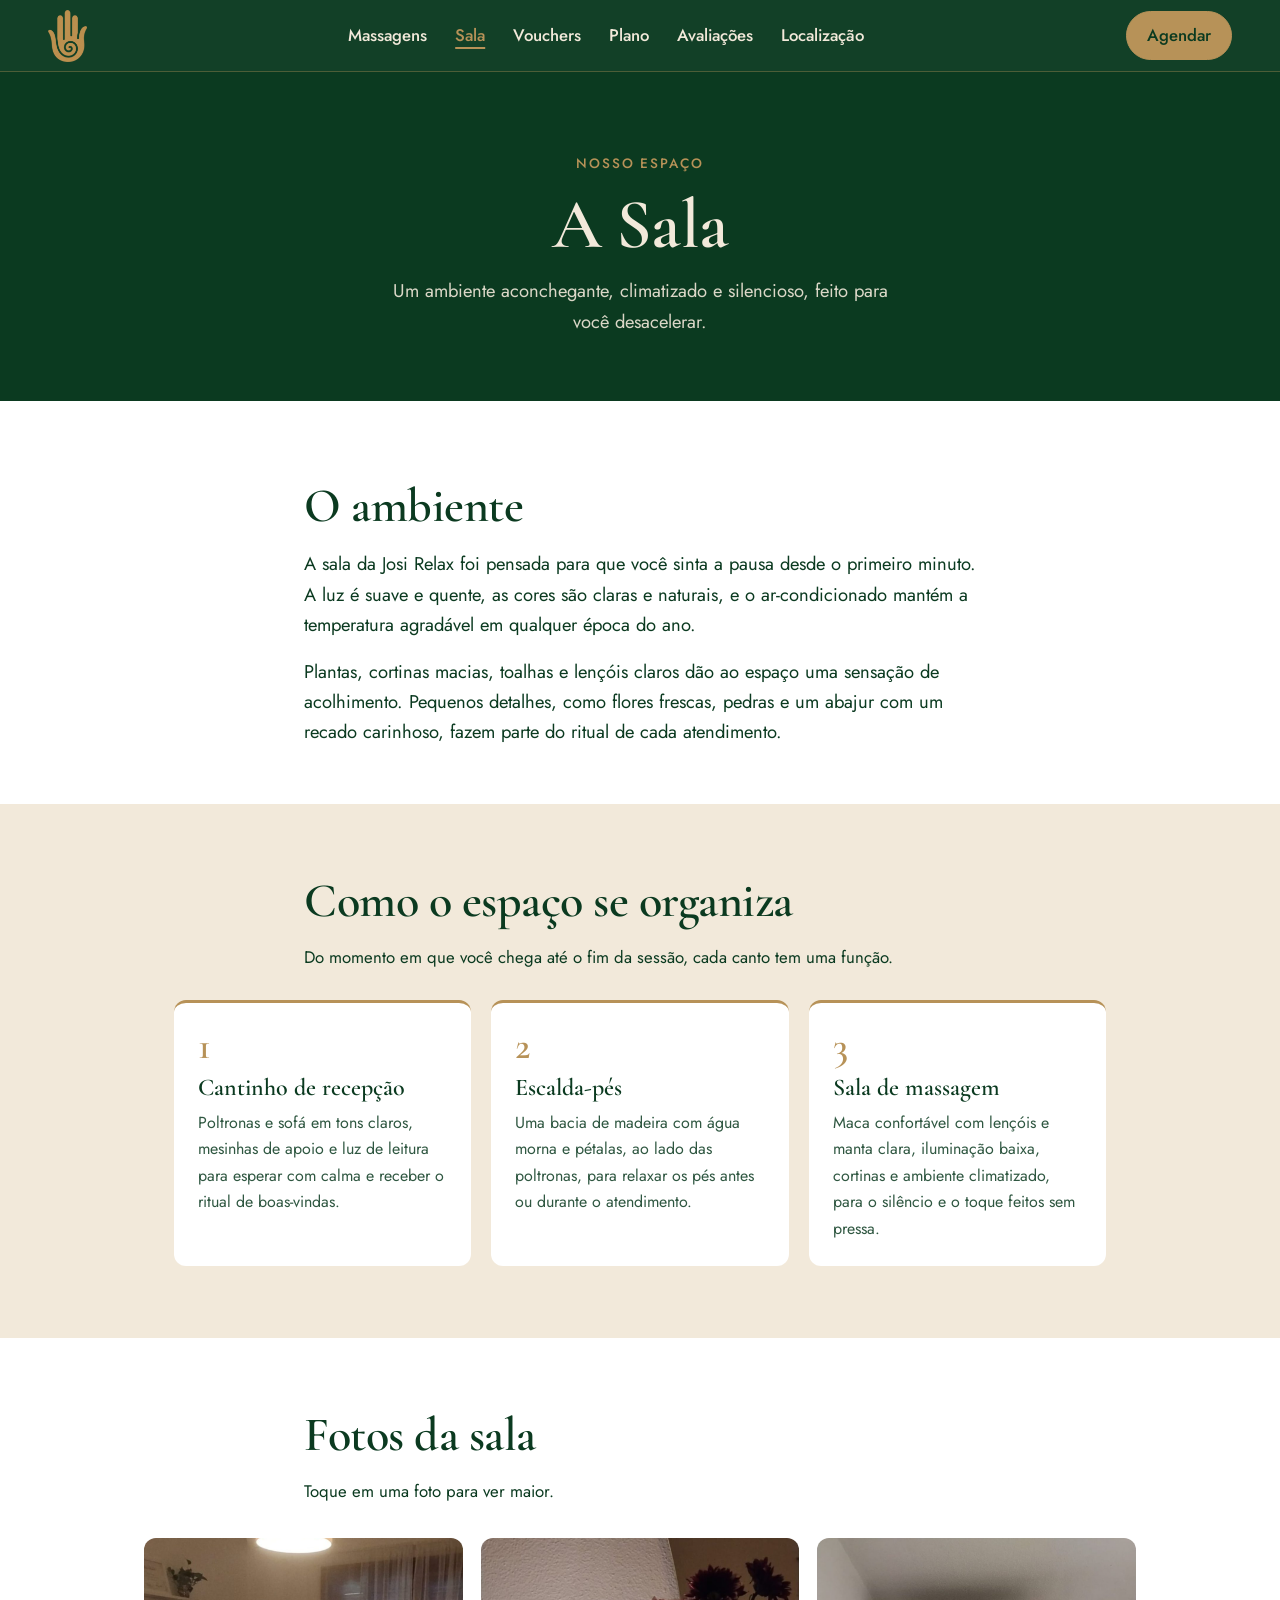
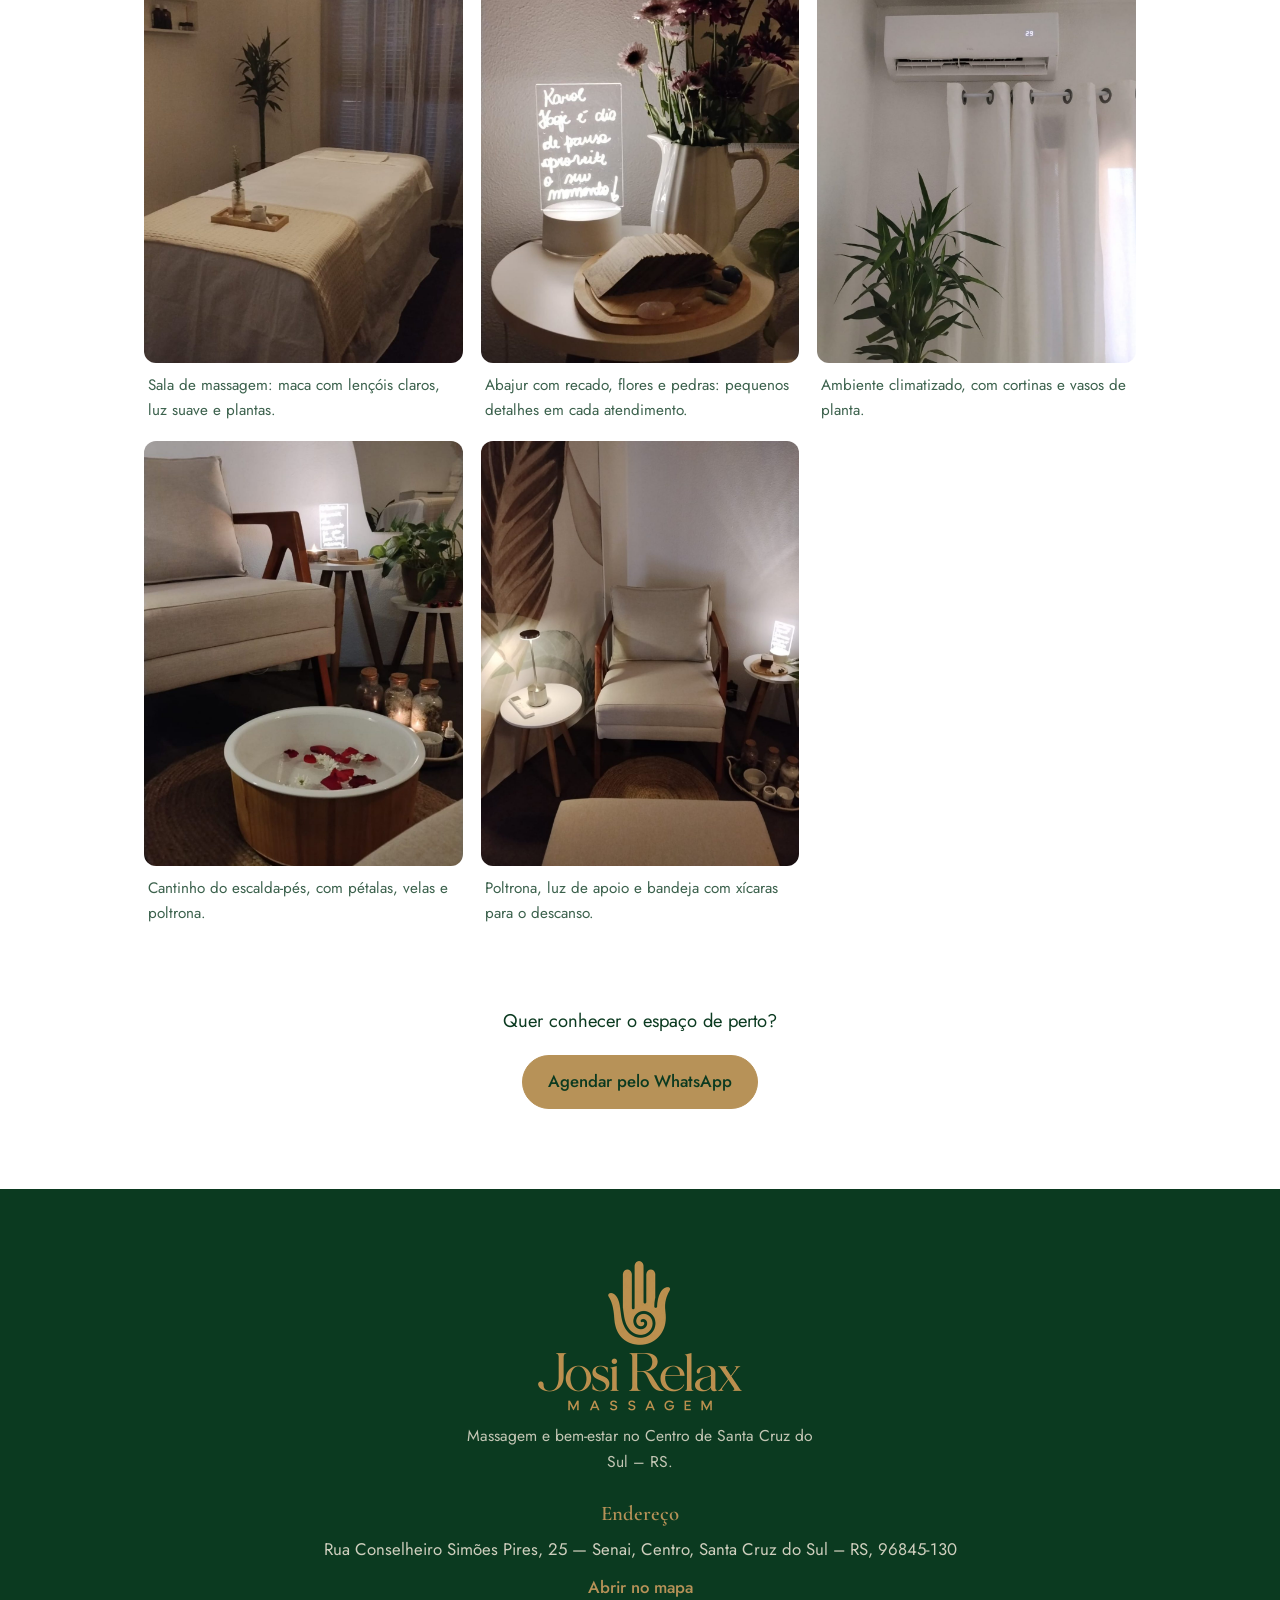
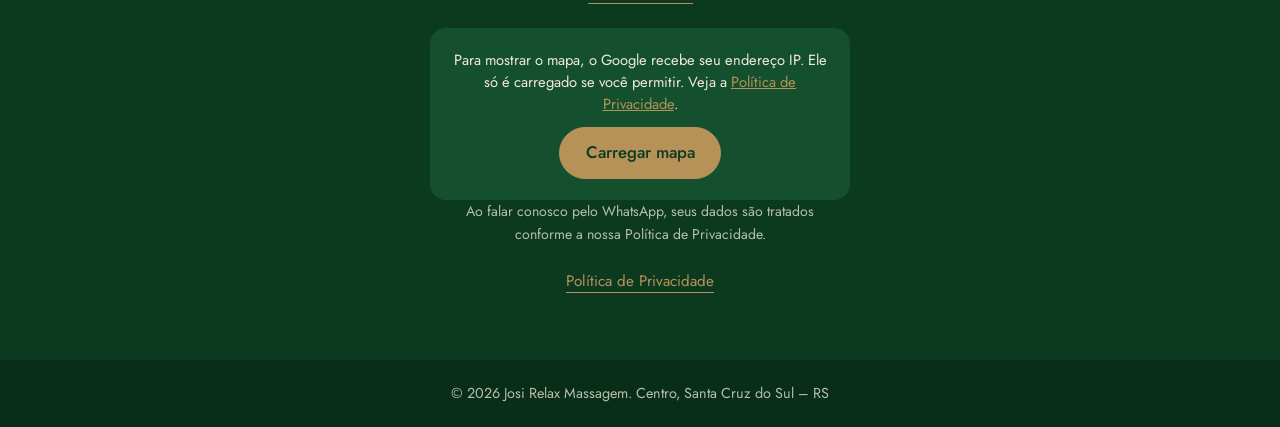
<file: sala.html>
<!DOCTYPE html>
<html lang="pt-BR">
<head>
<meta charset="utf-8">
<meta name="viewport" content="width=device-width, initial-scale=1">
<title>Sala — Josi Relax Massagem</title>
<meta name="description" content="Conheça a sala da Josi Relax: ambiente climatizado, luz suave, maca, cantinho do escalda-pés e detalhes pensados para o seu descanso.">
<link rel="icon" href="assets/logo-icone.png">
<link rel="preconnect" href="https://fonts.googleapis.com"><link rel="preconnect" href="https://fonts.gstatic.com" crossorigin>
<link href="https://fonts.googleapis.com/css2?family=Cormorant+Garamond:wght@500;600&family=Jost:wght@400;500&display=swap" rel="stylesheet">
<link rel="stylesheet" href="style.css">
</head>
<body>
<header class="top">
  <a class="brand lockup" href="index.html" aria-label="Josi Relax Massagem, início"><img src="assets/logo-palma.png" alt="Josi Relax Massagem" width="42" height="56"></a>
  <nav aria-label="Principal"><a href="index.html#servicos">Massagens</a><a href="sala.html" aria-current="page">Sala</a><a href="index.html#vouchers">Vouchers</a><a href="index.html#plano">Plano</a><a href="index.html#avaliacoes">Avaliações</a><a href="index.html#local">Localização</a></nav>
  <a class="btn ouro" data-msg="Olá, Josi! Gostaria de agendar um horário." href="https://wa.me/5551998622431">Agendar</a>
  <button class="hamb" id="hambBtn" type="button" aria-label="Abrir menu" aria-expanded="false" aria-controls="mobileNav"><span></span><span></span><span></span></button>
</header>

<div class="mnav-backdrop" id="mnavBackdrop" hidden></div>
<nav class="mnav" id="mobileNav" aria-label="Menu" hidden>
  <div class="mnav-head">
    <a class="brand lockup" href="index.html" aria-label="Josi Relax Massagem, início"><img src="assets/logo-palma.png" alt="Josi Relax Massagem" width="42" height="56"></a>
    <button class="mnav-close" id="mnavClose" type="button" aria-label="Fechar menu">&times;</button>
  </div>
  <a href="index.html#servicos">Massagens</a>
  <a href="sala.html" aria-current="page">Sala</a>
  <a href="index.html#vouchers">Vouchers</a>
  <a href="index.html#avaliacoes">Avaliações</a>
  <a href="index.html#local">Localização</a>
  <a class="btn ouro" data-msg="Olá, Josi! Gostaria de agendar um horário." href="https://wa.me/5551998622431">Agendar pelo WhatsApp</a>
</nav>

<main>
<section class="page-hero"><div class="wrap"><p class="kicker">Nosso espaço</p><h1>A Sala</h1><p>Um ambiente aconchegante, climatizado e silencioso, feito para você desacelerar.</p></div></section>

<section class="sala-intro"><div class="wrap"><h2>O ambiente</h2>
<p>A sala da Josi Relax foi pensada para que você sinta a pausa desde o primeiro minuto. A luz é suave e quente, as cores são claras e naturais, e o ar-condicionado mantém a temperatura agradável em qualquer época do ano.</p>
<p>Plantas, cortinas macias, toalhas e lençóis claros dão ao espaço uma sensação de acolhimento. Pequenos detalhes, como flores frescas, pedras e um abajur com um recado carinhoso, fazem parte do ritual de cada atendimento.</p></div></section>

<section class="sala-org"><div class="wrap"><h2>Como o espaço se organiza</h2><p>Do momento em que você chega até o fim da sessão, cada canto tem uma função.</p></div>
<div class="org-grid">
<article><span class="num">1</span><h3>Cantinho de recepção</h3><p>Poltronas e sofá em tons claros, mesinhas de apoio e luz de leitura para esperar com calma e receber o ritual de boas-vindas.</p></article>
<article><span class="num">2</span><h3>Escalda-pés</h3><p>Uma bacia de madeira com água morna e pétalas, ao lado das poltronas, para relaxar os pés antes ou durante o atendimento.</p></article>
<article><span class="num">3</span><h3>Sala de massagem</h3><p>Maca confortável com lençóis e manta clara, iluminação baixa, cortinas e ambiente climatizado, para o silêncio e o toque feitos sem pressa.</p></article>
</div></section>

<section class="sala-gal"><div class="wrap"><h2>Fotos da sala</h2><p>Toque em uma foto para ver maior.</p></div>
<div class="gal">
<figure><button type="button" data-full="assets/sala/sala-1.jpg" data-alt="Sala de massagem: maca com lençóis claros, luz suave e plantas."><img src="assets/sala/sala-1.jpg" alt="Sala de massagem: maca com lençóis claros, luz suave e plantas." loading="lazy" width="1080" height="1440"></button><figcaption>Sala de massagem: maca com lençóis claros, luz suave e plantas.</figcaption></figure>
<figure><button type="button" data-full="assets/sala/sala-2.jpg" data-alt="Abajur com recado, flores e pedras: pequenos detalhes em cada atendimento."><img src="assets/sala/sala-2.jpg" alt="Abajur com recado, flores e pedras: pequenos detalhes em cada atendimento." loading="lazy" width="1080" height="1440"></button><figcaption>Abajur com recado, flores e pedras: pequenos detalhes em cada atendimento.</figcaption></figure>
<figure><button type="button" data-full="assets/sala/sala-3.jpg" data-alt="Ambiente climatizado, com cortinas e vasos de planta."><img src="assets/sala/sala-3.jpg" alt="Ambiente climatizado, com cortinas e vasos de planta." loading="lazy" width="1080" height="1440"></button><figcaption>Ambiente climatizado, com cortinas e vasos de planta.</figcaption></figure>
<figure><button type="button" data-full="assets/sala/sala-4.jpg" data-alt="Cantinho do escalda-pés, com pétalas, velas e poltrona."><img src="assets/sala/sala-4.jpg" alt="Cantinho do escalda-pés, com pétalas, velas e poltrona." loading="lazy" width="1080" height="1440"></button><figcaption>Cantinho do escalda-pés, com pétalas, velas e poltrona.</figcaption></figure>
<figure><button type="button" data-full="assets/sala/sala-5.jpg" data-alt="Poltrona, luz de apoio e bandeja com xícaras para o descanso."><img src="assets/sala/sala-5.jpg" alt="Poltrona, luz de apoio e bandeja com xícaras para o descanso." loading="lazy" width="1080" height="1440"></button><figcaption>Poltrona, luz de apoio e bandeja com xícaras para o descanso.</figcaption></figure>
</div></section>

<section class="sala-cta"><p>Quer conhecer o espaço de perto?</p><a class="btn ouro" data-msg="Olá, Josi! Gostaria de agendar um horário." href="https://wa.me/5551998622431">Agendar pelo WhatsApp</a></section>
</main>

<dialog class="lb" id="lb" aria-label="Foto ampliada"><button class="x" type="button" aria-label="Fechar">&times;</button><img alt=""><p></p></dialog>
<footer class="local" id="local">
  <div class="wrap floot">
    <a class="brand" href="index.html" aria-label="Josi Relax Massagem, início"><img src="assets/logo-rodape.png" alt="Josi Relax Massagem" width="204" height="150"></a>
    <p class="f-tag">Massagem e bem-estar no Centro de Santa Cruz do Sul – RS.</p>
    <h3>Endereço</h3>
    <address>Rua Conselheiro Simões Pires, 25 — Senai, Centro, Santa Cruz do Sul – RS, 96845-130</address>
    <a class="f-maplink" href="https://www.google.com/maps/search/?api=1&query=Conselheiro+Sim%C3%B5es+Pires+25+Senai+Centro+Santa+Cruz+do+Sul+RS" target="_blank" rel="noopener">Abrir no mapa</a>
    <div class="f-map consent" data-map="https://www.google.com/maps?q=Conselheiro+Sim%C3%B5es+Pires+25+Senai+Centro+Santa+Cruz+do+Sul+RS&output=embed"><p>Para mostrar o mapa, o Google recebe seu endereço IP. Ele só é carregado se você permitir. Veja a <a href="politica-de-privacidade.html" style="color:var(--ouro)">Política de Privacidade</a>.</p><button type="button" class="btn ouro">Carregar mapa</button></div>
    <p class="f-lgpd">Ao falar conosco pelo WhatsApp, seus dados são tratados conforme a nossa Política de Privacidade.</p>
    <p class="f-legal"><a href="politica-de-privacidade.html">Política de Privacidade</a></p>
  </div>
  <p class="f-copy">© 2026 Josi Relax Massagem. Centro, Santa Cruz do Sul – RS</p>
</footer>
<script src="script.js"></script>
</body>
</html>
</file>
<file: style.css>
:root{--verde:#0b3a20;--verde2:#14502d;--ouro:#B79258;--bege:#f2e9da;--bege2:#e8dcc6;--branco:#fff;--serif:"Cormorant Garamond",Georgia,serif;--sans:"Jost",system-ui,sans-serif}
*{box-sizing:border-box;margin:0}
html{scroll-behavior:smooth;scroll-padding-top:72px}
body{font:400 1.05rem/1.65 var(--sans);color:var(--verde);background:var(--branco)}
img{display:block;max-width:100%}
a{color:inherit}
:focus-visible{outline:3px solid var(--ouro);outline-offset:3px}
h1,h2{font-family:var(--serif);font-weight:600;line-height:1.05;letter-spacing:-.01em}
.wrap{max-width:720px;margin:auto;padding:0 24px}
.btn{display:inline-block;padding:.75em 1.5em;border-radius:999px;background:var(--verde);color:var(--bege);text-decoration:none;font-weight:500;border:1.5px solid var(--verde);transition:background .2s,color .2s}
.btn:hover{background:var(--verde2)}
.btn.ouro{background:var(--ouro);border-color:var(--ouro);color:var(--verde)}
.btn.ouro:hover{background:var(--bege);border-color:var(--bege)}
.btn.linha{background:none;border-color:var(--ouro);color:var(--bege)}
.btn.linha:hover{background:var(--ouro);color:var(--verde)}
.top{position:sticky;top:0;z-index:20;height:72px;display:flex;align-items:center;justify-content:space-between;gap:16px;padding:0 clamp(16px,4vw,48px);background:rgba(242,233,218,.94);backdrop-filter:blur(8px);border-bottom:1px solid var(--bege2)}
.top .btn{padding:.55em 1.2em}
.brand{display:flex;align-items:center;gap:12px;text-decoration:none;font:600 1.6rem var(--serif)}
.brand img{border-radius:50%}
.top nav{display:flex;gap:28px}
.top nav a{text-decoration:none;font-weight:500}
.top nav a:hover{color:var(--verde2);text-decoration:underline;text-decoration-color:var(--ouro);text-underline-offset:6px;text-decoration-thickness:2px}
.carousel{position:relative;overflow:hidden;color:var(--bege)}
.carousel.claro{color:var(--verde)}
.track{display:flex;transition:transform .7s cubic-bezier(.65,0,.35,1)}
.slide{flex:0 0 100%;min-height:min(calc(100svh - 72px),700px);display:grid;grid-template-columns:1.1fr .9fr;align-items:center;gap:32px;padding:56px clamp(24px,8vw,120px) 110px;background-image:linear-gradient(rgba(8,40,22,.5),rgba(8,40,22,.7)),var(--img,none),var(--g);background-size:cover;background-position:center}
.claro .slide{background-image:linear-gradient(rgba(242,233,218,.55),rgba(242,233,218,.75)),var(--img,none),var(--g)}
.txt{grid-column:1;grid-row:1;max-width:560px}
.txt h1,.txt h2{font-size:clamp(2.6rem,6vw,4.8rem);margin-bottom:18px}
.txt p{max-width:46ch;margin-bottom:18px;font-size:1.15rem}
.preco{font:600 2.2rem/1 var(--serif);color:var(--ouro)}
.claro .preco{color:var(--verde2)}
.ring{grid-column:2;grid-row:1;justify-self:center;width:clamp(200px,28vw,340px);aspect-ratio:1;border-radius:50%;border:2px solid var(--ouro);display:grid;place-content:center;text-align:center;box-shadow:0 0 0 12px rgba(183,146,88,.14);color:var(--ouro)}
.claro .ring{color:var(--verde);border-color:var(--verde);box-shadow:0 0 0 12px rgba(11,58,32,.07)}
.ring b{font:600 clamp(4.5rem,11vw,8rem)/.9 var(--serif)}
.ring b.liv{font-size:clamp(2.2rem,4.5vw,3.4rem);line-height:1}
.ring small{font-size:1.1rem}
.ring img{width:100%;height:100%;border-radius:50%;padding:14px}
.ctrl{position:absolute;left:0;right:0;bottom:28px;display:flex;justify-content:center;align-items:center;gap:18px}
.ctrl button{width:46px;height:46px;border-radius:50%;border:1.5px solid var(--ouro);background:rgba(11,58,32,.35);color:var(--ouro);font:400 2rem/1 var(--serif);cursor:pointer;padding:0 0 4px;transition:background .2s,color .2s}
.ctrl button:hover{background:var(--ouro);color:var(--verde)}
.claro .ctrl button{background:rgba(255,255,255,.5);border-color:var(--verde);color:var(--verde)}
.claro .ctrl button:hover{background:var(--verde);color:var(--bege)}
.dots{display:flex;gap:10px}
.dots button{width:11px;height:11px;padding:0;background:none;border-color:currentColor;opacity:.7}
.dots button.on{background:var(--ouro);border-color:var(--ouro);opacity:1}
.claro .dots button.on{background:var(--verde);border-color:var(--verde)}
.sobre{background:var(--bege);padding:96px 0}
.sobre h2,.band h2,.local h2{font-size:clamp(2.2rem,5vw,3.6rem);margin-bottom:20px}
.sobre p{font-size:1.2rem;margin-bottom:16px}
.aviso{font-size:.95rem!important;opacity:.75}
.band{background:var(--branco);padding:88px 0 40px;text-align:center}
.band p{font-size:1.15rem}
.local{background:var(--verde);color:var(--bege);padding:72px 0 0;text-align:center}
.floot{padding-bottom:48px}
.floot .brand{color:var(--bege);font:600 1.5rem var(--serif);display:inline-flex;align-items:center;gap:10px;text-decoration:none;margin-bottom:8px}
.floot .brand img{border-radius:50%}
.f-tag{opacity:.8;font-size:.98rem;margin:0 auto 26px;max-width:40ch}
.floot h3{font:600 1.3rem var(--serif);color:var(--ouro);margin-bottom:10px}
.floot address{font-style:normal;opacity:.85;margin-bottom:10px}
.f-maplink{display:inline-block;color:var(--ouro);text-decoration:none;font-weight:500;border-bottom:1px solid var(--ouro);padding-bottom:1px;margin-bottom:24px}
.f-maplink:hover{opacity:.8}
.f-map{max-width:420px;margin:0 auto;padding:8px;border:3px solid var(--verde2);border-radius:16px;background:var(--verde2);line-height:0}
.f-map iframe{display:block;width:100%;height:220px;border:0;border-radius:10px}
.f-copy{text-align:center;margin:0;padding:22px;font-size:.9rem;opacity:.75;background:#072a17}
.hamb{display:none;flex-direction:column;justify-content:center;gap:5px;width:40px;height:40px;padding:0;border:0;background:none;cursor:pointer}
.hamb span{display:block;width:24px;height:2px;margin:0 auto;background:var(--verde);border-radius:2px;transition:transform .25s,opacity .25s}
.hamb[aria-expanded="true"] span:nth-child(1){transform:translateY(7px) rotate(45deg)}
.hamb[aria-expanded="true"] span:nth-child(2){opacity:0}
.hamb[aria-expanded="true"] span:nth-child(3){transform:translateY(-7px) rotate(-45deg)}
.mnav-backdrop{position:fixed;inset:0;z-index:29;background:rgba(7,42,23,.5);opacity:0;transition:opacity .25s}
.mnav-backdrop.show{opacity:1}
.mnav{position:fixed;top:0;right:0;bottom:0;z-index:30;width:min(320px,82vw);background:var(--bege);box-shadow:-12px 0 32px rgba(11,58,32,.25);display:flex;flex-direction:column;gap:4px;padding:20px clamp(20px,5vw,28px) 32px;transform:translateX(100%);transition:transform .3s cubic-bezier(.65,0,.35,1);overflow-y:auto}
.mnav.open{transform:translateX(0)}
.mnav-head{display:flex;align-items:center;justify-content:space-between;margin-bottom:12px;padding-bottom:16px;border-bottom:1px solid var(--bege2)}
.mnav-head .brand{font-size:1.3rem}
.mnav-close{width:36px;height:36px;border:0;background:none;font-size:1.8rem;line-height:1;color:var(--verde);cursor:pointer}
.mnav a:not(.brand){text-decoration:none;font:500 1.2rem var(--sans);color:var(--verde);padding:14px 4px;border-bottom:1px solid var(--bege2)}
.mnav a.btn{border-bottom:0;text-align:center;margin-top:16px;font-size:1.05rem}
@media(max-width:860px){
 .top nav{display:none}
 .hamb{display:flex}
 .slide{grid-template-columns:1fr;align-content:center;justify-items:start;gap:24px;padding:36px 24px 110px}
 .ring{grid-column:1;grid-row:1;width:150px;justify-self:start;box-shadow:0 0 0 8px rgba(183,146,88,.14)}
 .claro .ring{box-shadow:0 0 0 8px rgba(11,58,32,.07)}
 .ring b{font-size:3.6rem}.ring b.liv{font-size:1.5rem}
 .txt{grid-row:2}
}
@media(min-width:861px){.mnav,.mnav-backdrop{display:none}}
@media(prefers-reduced-motion:reduce){.track{transition:none}html{scroll-behavior:auto}}

/* v2: carrossel compacto, serviços em destaque, avaliações e FAQ */
.slide{min-height:430px;grid-template-columns:1.2fr .8fr;padding:40px 80px 76px}
.txt h1,.txt h2{font-size:clamp(2.2rem,5vw,3.6rem);margin-bottom:12px}
.txt p{margin-bottom:12px;font-size:1.05rem}
.preco span{font:400 1rem var(--sans);margin-left:14px;color:inherit;opacity:.85}
.ring{width:clamp(150px,19vw,230px)}
.ring b{font-size:clamp(3.4rem,7vw,5.5rem)}
.ring b.liv{font-size:clamp(1.6rem,3vw,2.2rem)}
.ctrl{inset:0;bottom:auto;height:100%;display:block;pointer-events:none}
.ctrl .prev,.ctrl .next{position:absolute;top:50%;transform:translateY(-50%);pointer-events:auto;border-radius:6px;width:44px;height:60px}
.ctrl .prev{left:10px}.ctrl .next{right:10px}
.dots{position:absolute;left:0;right:0;bottom:52px;justify-content:center;pointer-events:auto}
.servicos{display:flow-root;background:var(--bege);padding:0 16px 72px}
.card{position:relative;z-index:2;max-width:880px;margin:-34px auto 0;background:var(--branco);border:1.5px solid var(--ouro);border-radius:14px;box-shadow:0 18px 40px rgba(11,58,32,.18);padding:28px clamp(16px,4vw,40px) 20px}
.card h2{font-size:clamp(2rem,4.5vw,2.8rem);margin-bottom:4px}
.card>p{opacity:.8;margin-bottom:14px}
.lin{display:grid;grid-template-columns:1fr auto 5.5ch;gap:4px 20px;align-items:center;padding:16px 8px;border-top:1px solid var(--bege2);text-decoration:none}
.lin:hover{background:var(--bege)}
.n strong{display:block;font:600 1.45rem/1.15 var(--serif)}
.n span{font-size:.95rem;opacity:.8}
.d{font-size:.95rem;white-space:nowrap}
.v{font:600 1.6rem var(--serif);color:var(--verde2);text-align:right;white-space:nowrap}
.card .aviso{margin:14px 0 0;font-size:.9rem;opacity:.7}
.band{padding:72px 0 32px}
.sobre{background:var(--branco)}
.aval{background:var(--bege);padding:88px 0;text-align:center}
.aval h2,.faq h2{font-size:clamp(2.2rem,5vw,3.6rem);margin-bottom:16px}
.nota b{font:600 4rem/1 var(--serif)}
.est{color:var(--ouro);font-size:1.6rem;letter-spacing:3px;vertical-align:middle}
.cards{display:grid;grid-template-columns:repeat(auto-fit,minmax(240px,1fr));gap:20px;max-width:980px;margin:36px auto 0;padding:0 24px;text-align:left}
.cards blockquote{background:var(--branco);border-radius:12px;border-top:3px solid var(--ouro);padding:22px}
.cards p{margin-bottom:14px}
.faq{background:var(--branco);padding:88px 0}
details{border-bottom:1px solid var(--bege2);padding:16px 0}
summary{cursor:pointer;font:600 1.4rem/1.2 var(--serif)}
details p{margin-top:10px}
@media(max-width:860px){
 .slide{grid-template-columns:1fr;justify-items:center;text-align:center;min-height:400px;padding:32px 54px 64px}
 .ring{display:none}
 .txt{grid-row:1}.txt p{margin-inline:auto}
 .preco span{display:block;margin:6px 0 0}
 .ctrl .prev,.ctrl .next{width:36px;height:52px}
 .ctrl .prev{left:6px}.ctrl .next{right:6px}
 .dots{bottom:46px}
 .lin{grid-template-columns:1fr auto}
 .d{grid-column:1;grid-row:2}.v{grid-column:2;grid-row:1}
 .f-map{max-width:320px}
 .f-map iframe{height:190px}
}

/* v3: textos curtos nos slides, fileira do plano */
.txt p:not(.preco){display:-webkit-box;-webkit-line-clamp:3;-webkit-box-orient:vertical;overflow:hidden}
.plano{background:var(--verde);color:var(--bege);padding:88px 0;text-align:center}
.plano h2{font-size:clamp(2.2rem,5vw,3.6rem);margin-bottom:12px}
.plano .de{margin:22px 0 0;opacity:.85}
.plano .por{font:600 clamp(3.6rem,10vw,5.5rem)/1 var(--serif);color:var(--ouro);margin:0 0 8px}
.plano .eco{margin-bottom:24px}
.plano ul{list-style:none;padding:0;margin:0 auto 32px;max-width:460px;text-align:left}
.plano li{padding:10px 0 10px 28px;border-top:1px solid rgba(183,146,88,.35);position:relative}
.plano li::before{content:"";position:absolute;left:4px;top:1.05em;width:10px;height:10px;border-radius:50%;background:var(--ouro)}
@media(max-width:860px){.txt p:not(.preco){-webkit-line-clamp:4}}

/* v4: fotos nos slides e no plano */
.slide.foto{position:relative;background-image:var(--g)}
.slide.foto::before{content:"";position:absolute;top:0;right:0;bottom:0;width:62%;background:var(--img) var(--pos,center)/cover no-repeat;-webkit-mask-image:linear-gradient(90deg,transparent,#000 45%);mask-image:linear-gradient(90deg,transparent,#000 45%)}
.slide.foto .txt,.slide.foto .ring{position:relative;z-index:1}
.slide.foto .ring{background:rgba(8,40,22,.6);backdrop-filter:blur(3px)}
.claro .slide.foto .ring{background:rgba(242,233,218,.88);box-shadow:0 0 0 12px rgba(242,233,218,.35)}
.plano{background:linear-gradient(rgba(8,40,22,.72),rgba(8,40,22,.86)),url(assets/massagens/plano.jpg) center 40%/cover var(--verde)}
@media(max-width:860px){
 .slide.foto::before{width:100%;-webkit-mask-image:none;mask-image:none;opacity:1}
 .slide.foto::after{content:"";position:absolute;inset:0;background:linear-gradient(rgba(8,40,22,.48),rgba(8,40,22,.7))}
 .claro .slide.foto::after{background:linear-gradient(rgba(242,233,218,.55),rgba(242,233,218,.78))}
}

/* sala */
.page-hero{background:var(--verde);color:var(--bege);text-align:center;padding:80px 0 64px}
.page-hero h1{font-size:clamp(2.6rem,6vw,4.4rem);margin-bottom:14px}
.page-hero p{font-size:1.15rem;opacity:.9;max-width:46ch;margin:0 auto}
.page-hero .kicker{color:var(--ouro);font-weight:500;letter-spacing:.14em;text-transform:uppercase;font-size:.85rem;margin-bottom:14px;opacity:1}
.sala-intro{padding:80px 0 40px}
.sala-intro h2,.sala-org h2,.sala-gal h2{font-size:clamp(2rem,4.5vw,3rem);margin-bottom:18px}
.sala-intro p{font-size:1.15rem;margin-bottom:16px}
.sala-org{background:var(--bege);padding:72px 0}
.org-grid{display:grid;grid-template-columns:repeat(auto-fit,minmax(240px,1fr));gap:20px;max-width:980px;margin:28px auto 0;padding:0 24px}
.org-grid article{background:var(--branco);border-radius:12px;border-top:3px solid var(--ouro);padding:24px}
.org-grid .num{font:600 2.4rem/1 var(--serif);color:var(--ouro)}
.org-grid h3{font:600 1.5rem/1.15 var(--serif);margin:8px 0 8px}
.org-grid p{font-size:1rem;opacity:.85}
.sala-gal{padding:72px 0 24px}
.sala-gal .wrap>p{margin-bottom:0}
.gal{display:grid;grid-template-columns:repeat(auto-fit,minmax(250px,1fr));gap:18px;max-width:1040px;margin:32px auto 0;padding:0 24px}
.gal figure{margin:0}
.gal button{display:block;width:100%;padding:0;border:0;background:none;cursor:zoom-in;border-radius:12px;overflow:hidden}
.gal img{width:100%;height:auto;aspect-ratio:3/4;object-fit:cover;transition:transform .4s}
.gal button:hover img{transform:scale(1.03)}
.gal figcaption{font-size:.95rem;opacity:.8;padding:10px 4px 0}
.sala-cta{text-align:center;padding:56px 24px 80px}
.sala-cta p{font-size:1.15rem;margin-bottom:18px}
.lb{border:0;padding:0;background:transparent;max-width:min(94vw,720px);max-height:94vh;overflow:visible}
.lb::backdrop{background:rgba(7,42,23,.88)}
.lb img{max-height:88vh;width:auto;max-width:100%;margin:auto;border-radius:10px}
.lb p{color:var(--bege);text-align:center;margin-top:10px;font-size:.95rem}
.lb .x{position:absolute;top:-6px;right:-6px;width:40px;height:40px;border-radius:50%;border:0;background:var(--ouro);color:var(--verde);font-size:1.6rem;line-height:1;cursor:pointer}
.top nav a[aria-current]{text-decoration:underline;text-decoration-color:var(--ouro);text-underline-offset:6px;text-decoration-thickness:2px}
.mnav a[aria-current]{color:var(--verde2);font-weight:600}

/* v5: logo nova, cabecalho e menu em verde para a logo dourada */
.brand img{border-radius:0}
.brand.lockup img{height:56px;width:auto}
.top{background:rgba(11,58,32,.97);border-bottom:1px solid rgba(183,146,88,.35)}
.top nav a{color:var(--bege)}
.top nav a:hover,.top nav a[aria-current]{color:var(--ouro)}
.hamb span{background:var(--bege)}
.mnav{background:var(--verde);box-shadow:-12px 0 32px rgba(0,0,0,.35)}
.mnav-head{border-bottom-color:rgba(183,146,88,.35)}
.mnav-head .brand.lockup img{height:44px}
.mnav-close{color:var(--bege)}
.mnav a:not(.brand){color:var(--bege);border-bottom-color:rgba(183,146,88,.3)}
.mnav a[aria-current]{color:var(--ouro)}
.mnav a.btn.ouro{color:var(--verde)}
.floot .brand{display:block;margin-bottom:12px}
.floot .brand img{height:150px;width:auto;margin:0 auto;border-radius:0}
@media(max-width:860px){.brand.lockup img{height:40px}}
.top .brand{flex:none}
.brand img{max-width:none}
@media(min-width:861px) and (max-width:1100px){.top nav{gap:16px}.top nav a{font-size:.95rem}}

/* v6: so a palma no topo */
.brand.lockup img{height:52px}
@media(max-width:860px){.brand.lockup img{height:44px}}
@media(max-width:860px){.top .btn{margin-left:auto}.top{gap:12px}}

/* LGPD */
.legal{padding:64px 0 88px}
.legal .wrap{max-width:780px}
.legal h2{font-size:clamp(1.6rem,3.5vw,2.1rem);margin:40px 0 12px}
.legal p,.legal li{font-size:1.05rem;margin-bottom:12px}
.legal ul{padding-left:1.3em;margin-bottom:12px}
.legal a{color:var(--verde2);text-decoration-color:var(--ouro);text-underline-offset:3px}
.legal .upd{opacity:.75;font-size:.95rem}
.legal table{width:100%;border-collapse:collapse;margin:8px 0 16px;font-size:.98rem}
.legal th,.legal td{text-align:left;vertical-align:top;padding:10px 12px;border-bottom:1px solid var(--bege2)}
.legal th{background:var(--bege);font-weight:500}
@media(max-width:600px){.legal table,.legal thead,.legal tbody,.legal tr,.legal th,.legal td{display:block}.legal thead{display:none}.legal td:first-child{font-weight:500;border-bottom:0;padding-bottom:0}}
.pend{background:#fff3a3;color:#5a4a00;padding:0 .25em;border-radius:3px}
.f-legal{margin:0 0 18px;font-size:.95rem}
.f-legal a{color:var(--ouro);text-decoration:none;border-bottom:1px solid var(--ouro)}
.f-legal a:hover{opacity:.8}
.f-lgpd{max-width:46ch;margin:0 auto 22px;font-size:.88rem;opacity:.75}
.f-map.consent{line-height:1.5;padding:18px;color:var(--bege)}
.f-map.consent p{font-size:.92rem;margin:0 0 12px}
.f-map.consent .btn{cursor:pointer;font:inherit;font-weight:500}

/* v6: logo do rodape */
.floot .brand img{width:204px;height:auto;max-width:70vw;border-radius:0}
</file>
